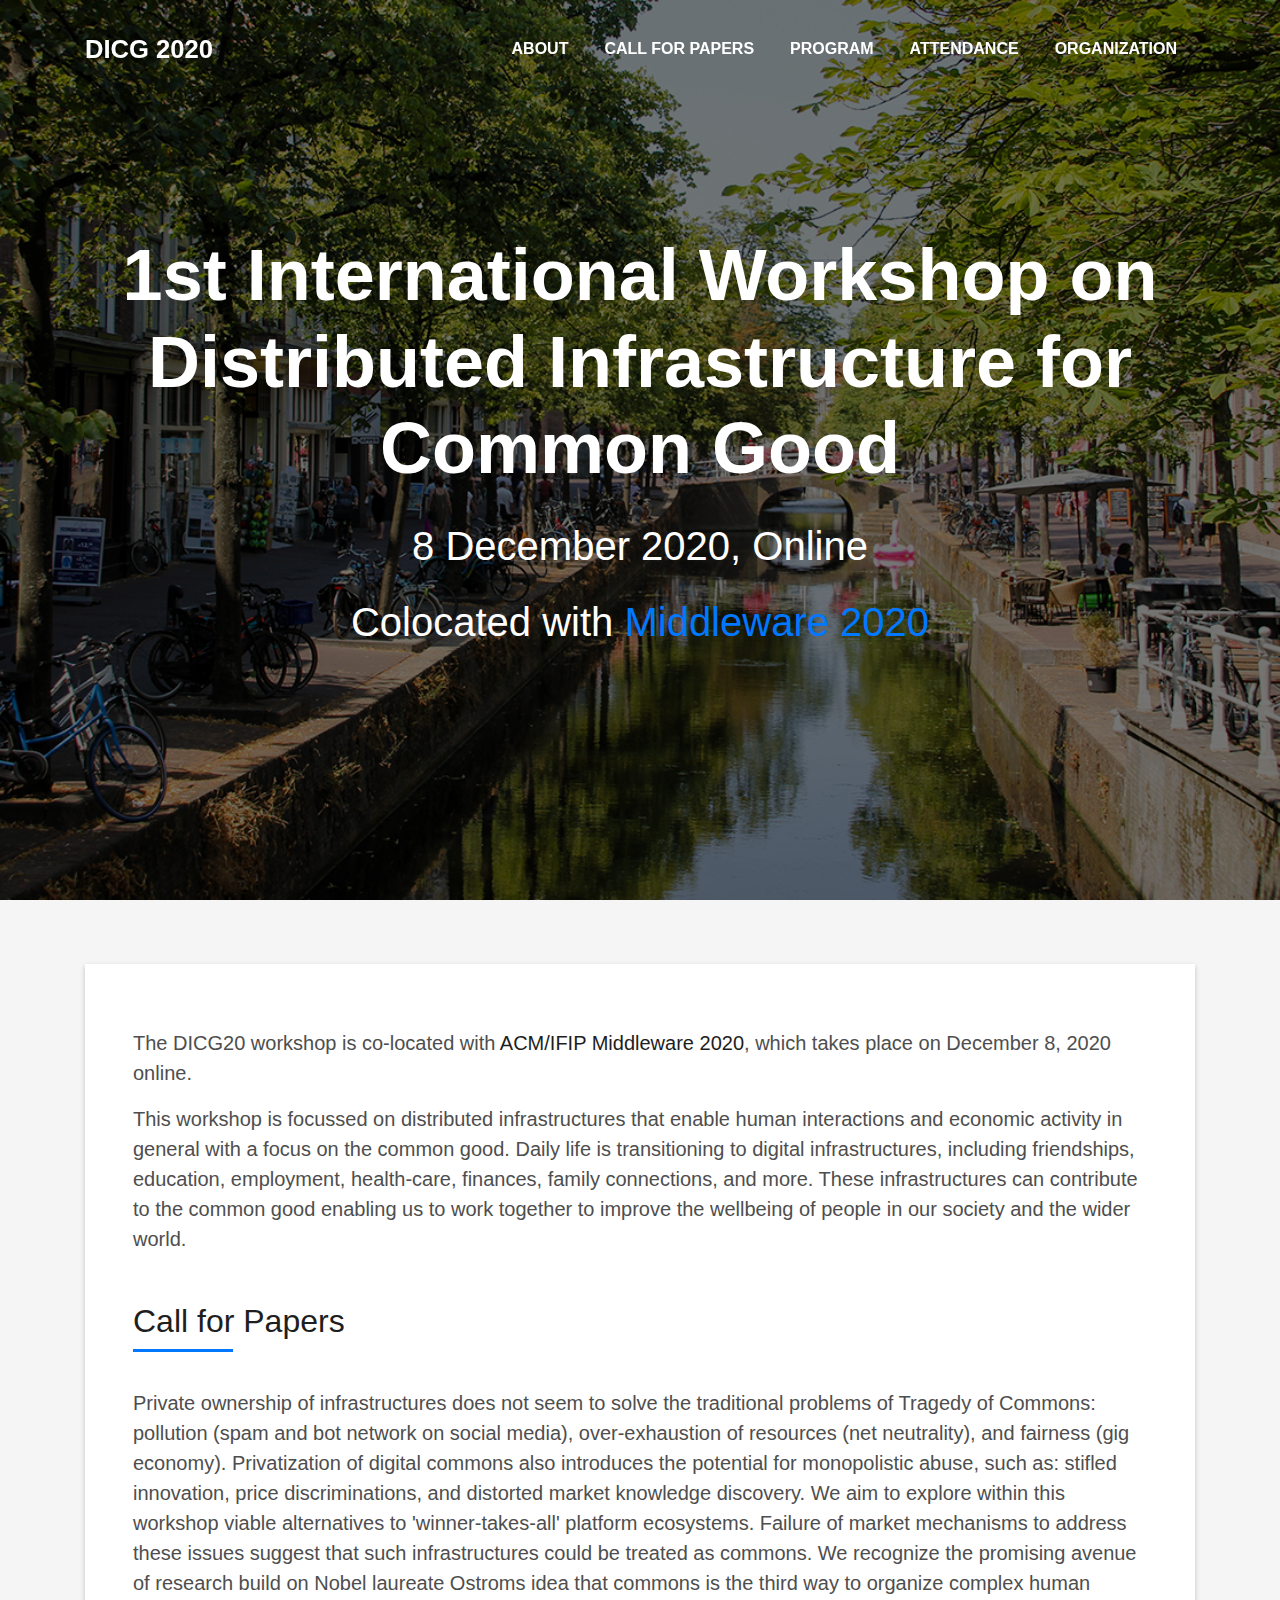
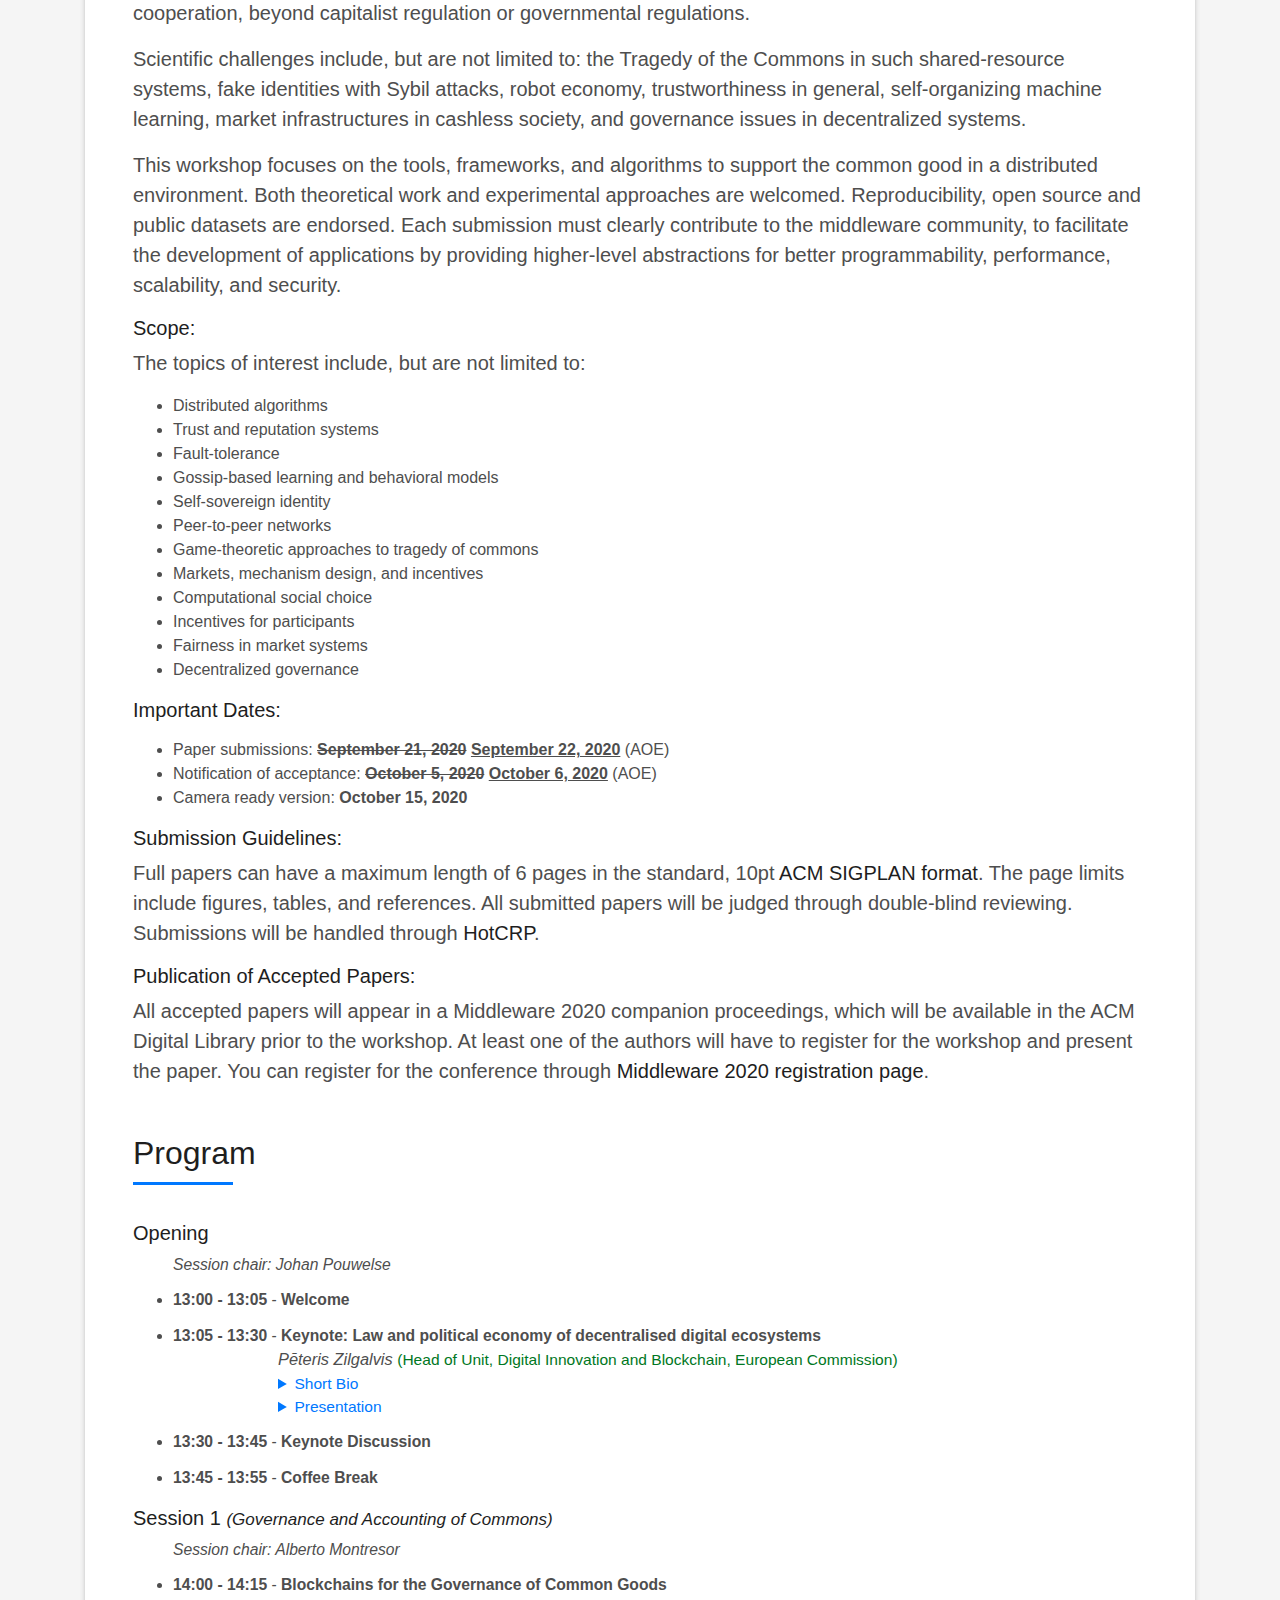
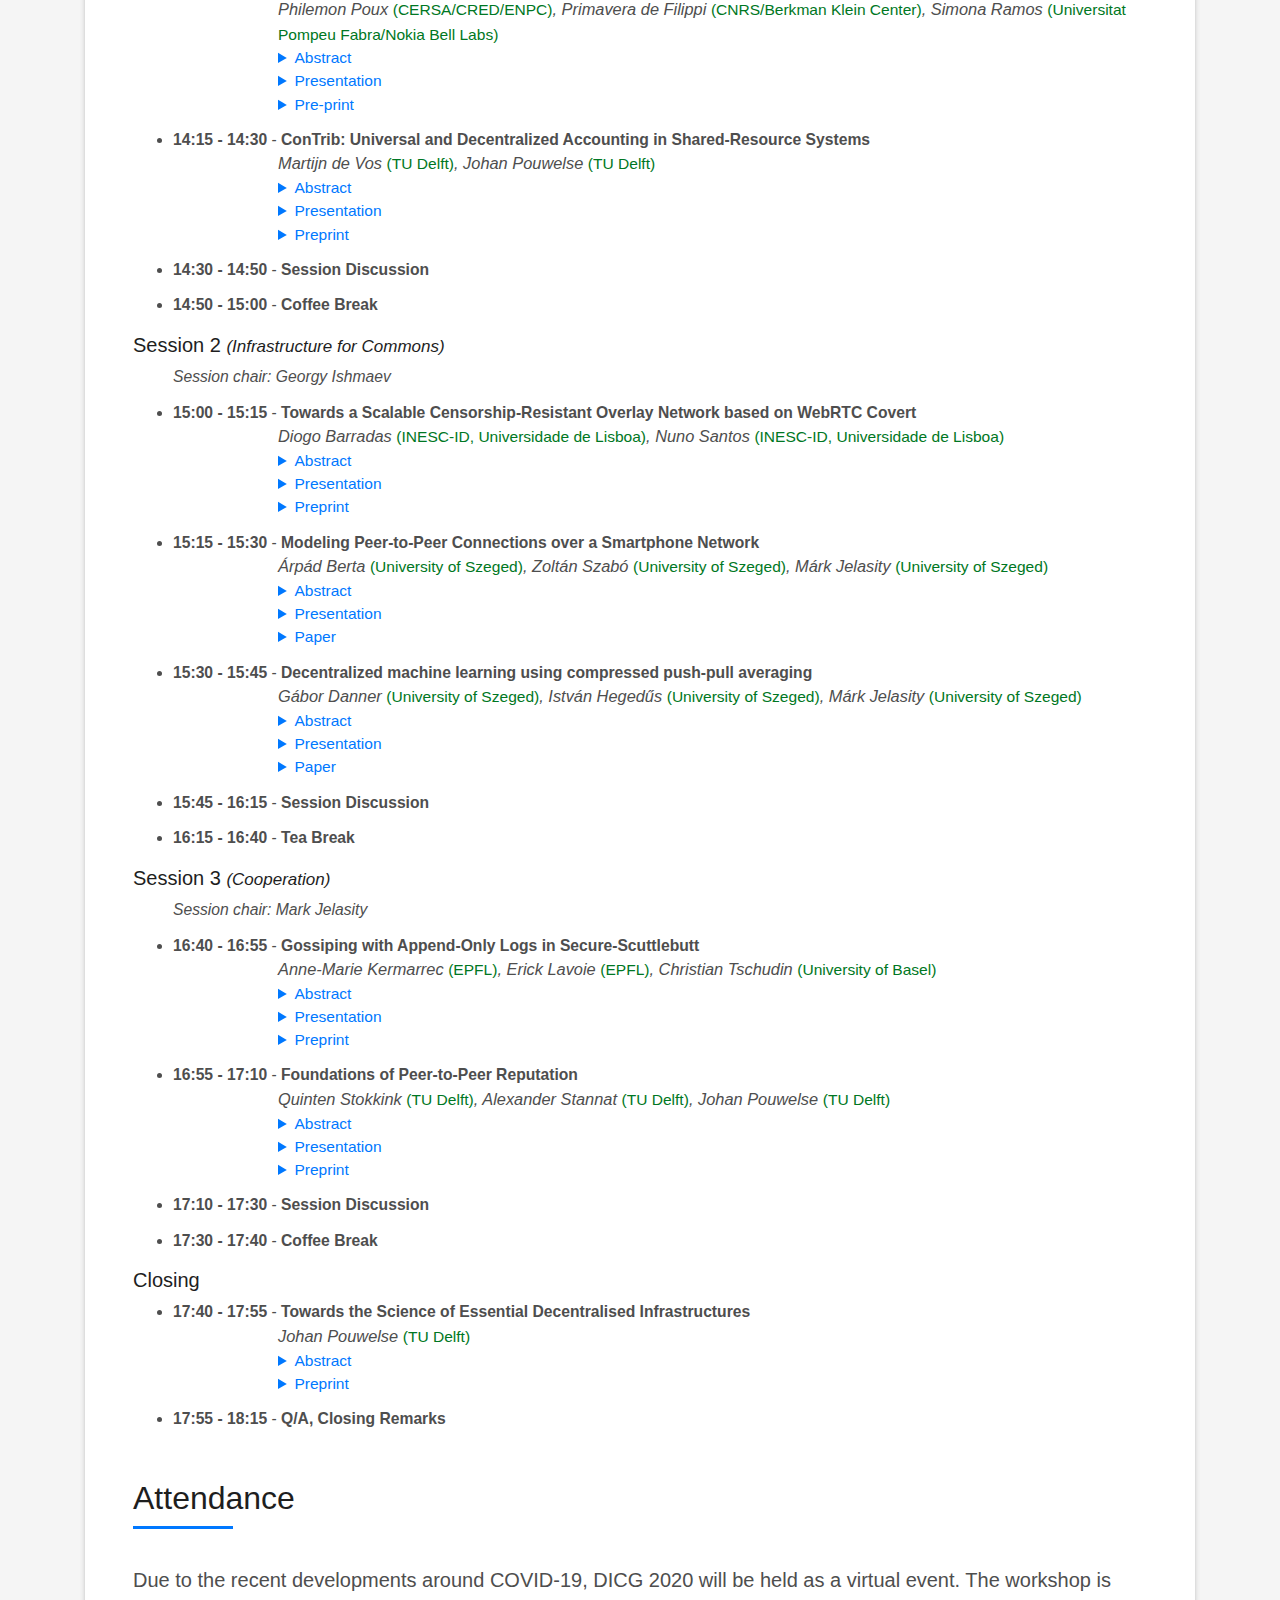
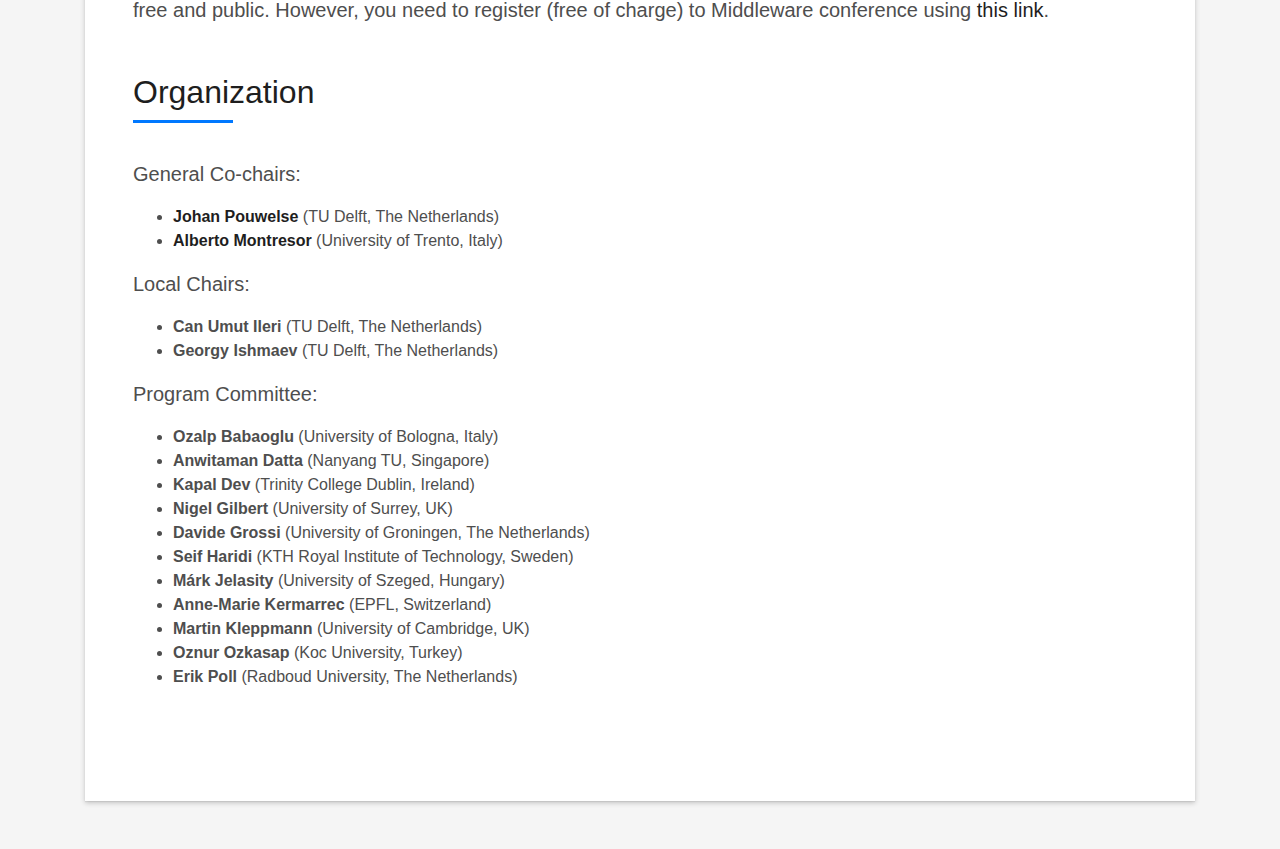
<file: index.html>
<!DOCTYPE html>
<html lang="en">
<head>
  <meta charset="utf-8">
  <title>DICG 2020</title>
  <meta content="width=device-width, initial-scale=1.0" name="viewport">
  <meta content="" name="keywords">
  <meta content="" name="description">

  <!-- Favicons -->
  <link href="img/favicon.png" rel="icon">
  <link href="img/apple-touch-icon.png" rel="apple-touch-icon">

  <!-- Bootstrap CSS File -->
  <link href="lib/bootstrap/css/bootstrap.min.css" rel="stylesheet">

  <!-- Libraries CSS Files -->
  <link href="lib/font-awesome/css/font-awesome.min.css" rel="stylesheet">
  <link href="lib/animate/animate.min.css" rel="stylesheet">
  <link href="lib/ionicons/css/ionicons.min.css" rel="stylesheet">
  <link href="lib/owlcarousel/assets/owl.carousel.min.css" rel="stylesheet">
  <link href="lib/lightbox/css/lightbox.min.css" rel="stylesheet">

  <!-- Main Stylesheet File -->
  <link href="css/style.css" rel="stylesheet">

  <!-- =======================================================
    Theme Name: DevFolio
    Theme URL: https://bootstrapmade.com/devfolio-bootstrap-portfolio-html-template/
    Author: BootstrapMade.com
    License: https://bootstrapmade.com/license/
  ======================================================= -->
</head>

<body id="page-top">

  <!--/ Nav Star /-->
  <nav class="navbar navbar-b navbar-trans navbar-expand-md fixed-top" id="mainNav">
    <div class="container">
      <a class="navbar-brand js-scroll" href="#page-top">DICG 2020</a>
      <button class="navbar-toggler collapsed" type="button" data-toggle="collapse" data-target="#navbarDefault"
        aria-controls="navbarDefault" aria-expanded="false" aria-label="Toggle navigation">
        <span></span>
        <span></span>
        <span></span>
      </button>
      <div class="navbar-collapse collapse justify-content-end" id="navbarDefault">
        <ul class="navbar-nav">
          <!-- <li class="nav-item"> -->
          <!--   <a class="nav-link js-scroll active" href="#home">Home</a> -->
          <!-- </li> -->
          <li class="nav-item">
            <a class="nav-link js-scroll" href="#about">About</a>
          </li>
          <li class="nav-item">
            <a class="nav-link js-scroll" href="#call">Call for Papers</a>
          </li>
	  <li class="nav-item">
            <a class="nav-link js-scroll" href="#program">Program</a>
          </li>
	  <li class="nav-item">
            <a class="nav-link js-scroll" href="#attendance">Attendance</a>
          </li>
          <li class="nav-item">
            <a class="nav-link js-scroll" href="#organization">Organization</a>
          </li>
        </ul>
      </div>
    </div>
  </nav>
  <!--/ Nav End /-->

  <!--/ Intro Skew Star /-->
  <div id="home" class="intro route bg-image" style="background-image: url(img/delft.jpg)">
    <div class="overlay-itro"></div>
    <div class="intro-content display-table">
      <div class="table-cell">
        <div class="container">
          <!--<p class="display-6 color-d">Hello, world!</p>-->	  
          <h1 class="intro-title mb-4">1st International Workshop on Distributed Infrastructure for Common Good</h1>
	  <!-- <h6 class="intro-title">7-11 December 2019, Delft, The Netherlands</h6> -->
	  <p class="intro-subtitle">8 December 2020, Online</p>
          <p class="intro-subtitle">Colocated with <a class="color-a" href="https://2020.middleware-conference.org/">Middleware 2020</a></p>
          <!-- <p class="pt-3"><a class="btn btn-primary btn js-scroll px-4" href="#about" role="button">Learn More</a></p> -->
        </div>
      </div>
    </div>
  </div>
  <!--/ Intro Skew End /-->
   

  <section id="about" class="about-mf sect-pt4 route">
    <div class="container">
      <div class="row">
        <div class="col-sm-12">
          <div class="box-shadow-full">
            <div class="row">
              <div class="col-md-12">
                <div class="about-me pt-4 pt-md-0">
                  <div class="title-box-2">
                  <!--   <h3 align="center"> -->
                  <!--     1st International Workshop on  -->
                  <!--   </h3> -->
		  <!--   <h2 align="center"> -->
                  <!--     Distributed Infrastructure for Common Good -->
                  <!--   </h2> -->
                  <!-- </div> -->
		  <!-- <h2> -->
                  <!--     1st International Workshop on  -->
                  <!--   </h2> -->
                  <!-- <div id="about" class="title-box-2"> -->
                  <!--   <h5 class="title-left"> -->
                  <!--     Distributed Infrastructure for Common Good -->
                  <!--   </h5> -->
                  <!-- </div> -->
                  <p class="lead">
                    The DICG20 workshop is co-located with <a href="https://2020.middleware-conference.org/">ACM/IFIP Middleware 2020</a>, which takes place
		    on December 8, 2020 online.		    
                  </p>
                  <!-- <p class="s-description"> -->
		  <p class="lead">
		    This workshop is focussed on distributed infrastructures that enable human interactions
		    and economic activity in general with a focus on the common good. Daily life is
		    transitioning to digital infrastructures, including friendships, education, employment,
		    health-care, finances, family connections, and more. These infrastructures 
		    can contribute to the common good enabling us to work together to 
	            improve the wellbeing of people in our society and the wider world.
                  </p>
		  
                  <div class="title-box-2"></div>
		  <div id="call" class="title-box-2">
                    <h5 class="title-left">
                      Call for Papers
                    </h5>
                  </div>
		  
                  <p class="lead">
		    Private ownership of infrastructures does not seem to solve the traditional problems
		    of Tragedy of Commons: pollution (spam and bot network on social media), over-exhaustion
		    of resources (net neutrality), and fairness (gig economy). Privatization of
		    digital commons also introduces the potential for monopolistic abuse, such as: stifled
		    innovation, price discriminations, and distorted market knowledge discovery. We aim
		    to explore within this workshop viable alternatives to 'winner-takes-all' platform
		    ecosystems. Failure of market mechanisms to address these issues 
		    suggest that such infrastructures could be treated as commons. We
		    recognize the promising avenue of research build on Nobel laureate Ostroms idea that
		    commons is the third way to organize complex human cooperation, beyond capitalist
		    regulation or governmental regulations.
                  </p>
		  <p class="lead">
		    Scientific challenges include, but are not limited to: the Tragedy of the Commons
		    in such shared-resource systems, fake identities with Sybil attacks, robot economy,
		    trustworthiness in general, self-organizing machine learning, market infrastructures in
		    cashless society, and governance issues in decentralized systems.		    
                  </p>
		  <p class="lead">
		    This workshop focuses on the tools, frameworks, and algorithms to support the common good
		    in a distributed environment. Both theoretical work and experimental approaches are welcomed.
		    Reproducibility, open source and public datasets are endorsed. Each submission must clearly
		    contribute to the middleware community, to facilitate the development of applications by
		    providing higher-level abstractions for better programmability, performance, scalability, and security.
		    <!-- Research topics within the scope of this workshop are: -->
		    <!-- <b>distributed computing</b>, <b>fault-tolerance</b>, <b>gossip learning</b>, -->
		    <!-- <b>reputation systems</b>, <b>self-sovereign identity</b>, <b>peer-to-peer networks</b> -->
		    <!-- and <b>gossip protocols</b>.  -->
                  </p>


 		  <h5>Scope:</h5>

                  <p class="lead">
                    The topics of interest include, but are not limited to: 	    
                  </p>
		  <ul>
		    <li>Distributed algorithms</li>
		    <li>Trust and reputation systems</li>
		    <li>Fault-tolerance</li>
		    <li>Gossip-based learning and behavioral models</li>
		    <li>Self-sovereign identity</li>
		    <li>Peer-to-peer networks</li>
		    <li>Game-theoretic approaches to tragedy of commons</li>
		    <li>Markets, mechanism design, and incentives</li>
		    <li>Computational social choice</li>
		    <li>Incentives for participants</li>
		    <li>Fairness in market systems</li>
		    <li>Decentralized governance</li>
		  </ul>
		  
		  <h5>Important Dates:</h5>

                  <p class="lead">
		    <ul>
		      <li>Paper submissions: <b><del>September 21, 2020</del> <ins>September 22, 2020</ins></b> (AOE)</li>
		      <li>Notification of acceptance: <b><del>October 5, 2020</del> <ins>October 6, 2020</ins></b> (AOE)</li>
		      <li>Camera ready version: <b>October 15, 2020</b></li>		    
		    </ul>		    
                  </p>


		  <h5>Submission Guidelines:</h5>

                  <p class="lead">
		    Full papers can have a maximum length of 6 pages in the standard, 10pt <a href="https://www.acm.org/publications/proceedings-template" target="_blank" rel="noopener noreferrer">ACM SIGPLAN format</a>. The page limits include figures, tables, and references. All submitted papers will be judged through double-blind reviewing. Submissions will be handled through <a href="https://dicg20.hotcrp.com">HotCRP</a>.
                  </p>


		  <h5>Publication of Accepted Papers:</h5>

                  <p class="lead">
		    All accepted papers will appear in a Middleware 2020 companion proceedings, which will be available
		    in the ACM Digital Library prior to the workshop.

		    At least one of the authors will have to register for the workshop and present the paper.

		    You can register for the conference through <a href="https://www.aanmelder.nl/116906/register"><b>Middleware 2020 registration page</b></a>.
                  </p>

                  <div class="title-box-2"></div>
                  <div id="program" class="title-box-2">
                    <h5 class="title-left">
                      Program
                    </h5>
                  </div>
  <!-- 
                  <p class="lead">
		    <b>Keynote</b>
                  </p>
		  <ul>
		    <li><b>Pēteris Zilgalvis, J.D.</b><br/>
Head of Unit, Digital Innovation and Blockchain<br/>
Digital Single Market Directorate<br/>
DG CONNECT<br/>
Co-Chair, FinTech Task Force<br/>
European Commission </li>
		  </ul>
                  <p class="lead">
		    <b>Technical Programme</b>
                  </p>
		  <ul>
		    <li>TBD</li>
		  </ul>

                  <p class="lead">
		    <b>Accepted Papers</b>
                  </p>
		  <ul class="paperlist">
		    <li><b>ConTrib: Universal and Decentralized Accounting in Shared-Resource Systems</b> <br/> <i> Martijn de Vos, Johan Pouwelse</i></li>
		    <li><b>Blockchains for the Governance of Common Goods</b> <br/> <i> Philemon Poux , Primavera de Filippi, Simona Ramos</i></li>
		    <li><b>Towards a Scalable Censorship-Resistant Overlay Network based on WebRTC Covert</b> <br/> <i> Diogo Barradas, Nuno Santos</i></li>		    
		    <li><b>Foundations of Peer-to-Peer Reputation</b> <br/> <i> Quinten Stokkink, Alexander Stannat, Johan Pouwelse</i></li>
		    <li><b>Modeling Peer-to-Peer Connections over a Smartphone Network</b> <br/> <i> Árpád Berta, Zoltán Szabó, Márk Jelasity</i></li>
		    <li><b>Gossiping with Append-Only Logs in Secure-Scuttlebutt</b> <br/> <i>Anne-Marie Kermarrec, Erick Lavoie, Christian Tschudin</i></li>		    		    
		    <li><b>Decentralized machine learning using compressed push-pull averaging</b> <br/> <i> Gábor Danner, István Hegedűs, Márk Jelasity</i></li>
	    	    <li><b>Towards the Science of Essential Decentralised Infrastructures </b> [Invited paper] <br/> <i>Johan Pouwelse</i></li>
		  </ul>
-->

		  <h5 class="sessionhead">Opening</h5>
		  <ul class="paperlist">
		    <li class="chair">Session chair: Johan Pouwelse </li>
		    <li>
		      <b>13:00 - 13:05 </b> - 
		      <b>Welcome </b> <br/>		      
		    </li>
		    <li>
		      <b>13:05 - 13:30 </b> - 
		      <b>Keynote: Law and political economy of decentralised digital ecosystems </b> <br/>
      		      <div class="title">
			<p class="author">
			  Pēteris Zilgalvis <a class="aff">(Head of Unit, Digital Innovation and Blockchain, European Commission)</a>
			</p>
			<details>
			  <summary>Short Bio</summary>
                  <div class="row">
                    <div class="col-sm-6 col-md-3">
                      <div class="about-img">
                        <img src="img/peteris_zilgalvis.jpg" class="img-fluid rounded b-shadow-a" alt=""/>
                      </div>
                    </div>
                    <div class="col-sm-6 col-md-8">
                      <div class="about-info">
			  <p>
			    Pēteris Zilgalvis is the Head of Unit for Digital Innovation and Blockchain in the Digital Single Market Directorate in DG CONNECT and is the Co-Chair of the European Commission FinTech Task Force. He was the Visiting EU Fellow at St. Antony's College, University of Oxford for 2013-14, where was an Associate of the Political Economy of Financial Markets Programme. From 1997 to 2005, he was Deputy Head of the Bioethics Department of the Council of Europe, in its Directorate General of Legal Affairs.  In addition, he has held various positions in the Latvian civil service (Ministry of Foreign Affairs, Ministry of Environment).
			  </p>
			  <p>
			    He was Senior Environmental Law Advisor to the World Bank/Russian Federation Environmental Management Project and was Regional Environmental Specialist for the Baltic Countries at the World Bank. He has been a member of the California State Bar since 1991, completed his J.D. at the University of Southern California, his B.A. in Political Science Cum Laude at UCLA, the High Potentials Leadership Program at Harvard Business School.
			  </p> 
                      </div>
                    </div>
                  </div>

			</details>
			<!-- <details> -->
			  <!--   <summary>Video</summary> -->
			  <!--   <p> -->
			    <!--   </p> -->
			  <!-- </details> -->
		      	<details>
		      	  <summary><a href="papers/zilgalvis.pdf">Presentation</a></summary>
		      	  <p></p>
			</details>
		      <!-- </div> -->
		    </li>
		    <li>
		      <b>13:30 - 13:45 </b> - 
		      <b>Keynote Discussion </b> <br/>
		    </li>
		    <li>
		      <b>13:45 - 13:55 </b> - 
		      <b>Coffee Break </b> <br/>
		    </li>
		  </ul>

		  <h5 class="sessionhead">Session 1 <a>(Governance and Accounting of Commons)</a></h5>
		  <ul class="paperlist">
    		    <li class="chair">Session chair: Alberto Montresor</li>
		    <li>
		      <b>14:00 - 14:15 </b> - 
		      <b>Blockchains for the Governance of Common Goods</b>
      		      <div class="title">
			<p class="author">
			  Philemon Poux <a class="aff">(CERSA/CRED/ENPC)</a>,
			  Primavera de Filippi <a class="aff">(CNRS/Berkman Klein Center)</a>,
			  Simona Ramos <a class="aff">(Universitat Pompeu Fabra/Nokia Bell Labs)</a>
			</p>
			<details>
			  <summary>Abstract</summary>
			  <p>This paper analyses the use of blockchain technology to support the governance of commons-pool resources, as studied by Elinor Ostrom. It argues that the technological guarantees of blockchain technology—in terms of ex-ante automation and ex-post verification—can replace the traditional requirements of monitoring and sanctioning. Despite its own limitations and challenges, this novel approach to governance could provide new opportunities for experimentation in the context of commons-pool resources.
</p>
			</details>
			<details>
			    <summary>Presentation</summary>
			    <iframe width="560" height="315" src="https://www.youtube-nocookie.com/embed/Xrb0ccQWfzA" frameborder="0" allow="accelerometer; autoplay; clipboard-write; encrypted-media; gyroscope; picture-in-picture" allowfullscreen></iframe>			  </details>
			<details>			  
			  <summary><a href="papers/poux.pdf">Pre-print</a></summary>
			  <p></p>
			</details>			
		      </div>

		    </li>
		    <li>
		      <b>14:15 - 14:30 </b> -
		      <b>ConTrib: Universal and Decentralized Accounting in Shared-Resource Systems</b>
			<div class="title">
			  <p class="author">
			    Martijn de Vos  <a class="aff">(TU Delft)</a>, 
			    Johan Pouwelse  <a class="aff">(TU Delft)</a>
			  </p>
			  <details>
			    <summary>Abstract</summary>
			    <p>Preventing the abuse of resources is a crucial requirement in shared-resource systems.
This concern can be addressed through a centralized gatekeeper, yet it enables manipulation by the gatekeeper itself.
We present ConTrib, a decentralized mechanism for tracking resource usage across different shared-resource systems.
In ConTrib, participants maintain a <em>personal ledger</em> with tamper-proof <em>records</em>.
A record describes a resource consumption or contribution and links to other records.
Fraud, maintaining multiple copies of a personal ledger, is detected by users themselves through the continuous exchange of records and by validating their consistency against known ones.
We implement ConTrib and run experiments.
Our evaluation with up to 1'000 instances reveals that fraud can be detected within 22 seconds and with moderate bandwidth usage.
To demonstrate the applicability of our work, we deploy ConTrib in a Tor-like overlay and show how resource abuse by free-riders is effectively deterred.
This longitudinal, large-scale trial has resulted in over 137 million records, created by more than 86'000 volunteers.</p>
			  </details>
			  <details>
			      <summary>Presentation</summary>
			      <iframe width="560" height="315" src="https://www.youtube-nocookie.com/embed/5-Lct7Ew-Ys" frameborder="0" allow="accelerometer; autoplay; clipboard-write; encrypted-media; gyroscope; picture-in-picture" allowfullscreen></iframe>			    </details>
			<details>			  
			  <summary><a href="papers/devos.pdf">Preprint</a></summary>
			  <p></p>
			</details>			
			  
		      </div>
		    </li>
		    <li>
		      <b>14:30 - 14:50 </b> - 
		      <b>Session Discussion </b> <br/>
		    </li>
		    <li>
		      <b>14:50 - 15:00 </b> - 
		      <b>Coffee Break </b> <br/>
		    </li>    

		  </ul>

		  <h5 class="sessionhead">Session 2 <a>(Infrastructure for Commons)</a></h5>

		  <ul class="paperlist">
		    <li class="chair">Session chair: Georgy Ishmaev</li>
		    <li>
		      <b>15:00 - 15:15 </b> -
		      <b>Towards a Scalable Censorship-Resistant Overlay Network based on WebRTC Covert</b>
		      		      <div class="title">
			<p class="author">
			  Diogo Barradas <a class="aff">(INESC-ID, Universidade de Lisboa)</a>,
			  Nuno Santos <a class="aff">(INESC-ID, Universidade de Lisboa)</a>
			</p>
			<details>
			  <summary>Abstract</summary>
			  <p>
			    In many regions of the world, nation-states enforce Internet censorship policies that prevent unrestricted access to information and services by their citizens. Over the years, many censorship circumvention tools have been proposed which, however, require either the deployment of a dedicated infrastructure within trusted ISPs, or are vulnerable to state-of-the-art traffic analysis techniques. To fill this gap, we propose to build a practical censorship-circumvention service that exhibits strong resistance against traffic analysis attacks. By relying on a recent proposal for creating covert channels through WebRTC streams, we discuss the design of a distributed system named Censorship-Resistant Overlay Network (CRON). CRON aims at offering to the users located in censored regions a set of services that allow them to locate proxies positioned in the free Internet region, and set up secure covert tunnels for accessing arbitrary sites on the Internet. We present the key challenges and explore the solutions in making CRON robust against state-level attacks.
			  </p>
			</details>
			<details>
			  <summary>Presentation</summary>
			  <iframe width="560" height="315" src="https://www.youtube-nocookie.com/embed/g5dEXMpyhBg" frameborder="0" allow="accelerometer; autoplay; clipboard-write; encrypted-media; gyroscope; picture-in-picture" allowfullscreen></iframe>			</details>
			<details>			  
			  <summary><a href="papers/barradas.pdf">Preprint</a></summary>
			  <p></p>
			</details>			
		      </div>

		    </li>
		    <li>
		      <b>15:15 - 15:30 </b> -
		      <b>Modeling Peer-to-Peer Connections over a Smartphone Network</b>
		      <div class="title">
			<p class="author">
			  Árpád Berta <a class="aff">(University of Szeged)</a>,
			  Zoltán Szabó <a class="aff">(University of Szeged)</a>,
			  Márk Jelasity <a class="aff">(University of Szeged)</a>
			</p>
			<details>
			  <summary>Abstract</summary>
			  <p>Smartphones offer a natural platform for building decentralized systems for the
common good.
A very important problem in such systems is understanding the limitations
of building a peer-to-peer (P2P) overlay network, given that today's networking
infrastructure is designed with centralized services in mind.
We performed measurements over smartphones over several years and collected
large amounts of data about, among other things, P2P connection success.
Here, we train models of P2P connection success using machine learning based
on several features that are observable by the devices.
We argue that connection success is a non-trivial function of many such
features.
Besides this, the predictive models are also rather
dynamic and a good model can perform rather badly if it is based on data
that is more than a year old.
The degree distribution of the P2P network based on this model has
an interesting structure.
We can identify two modes that roughly correspond to "very closed", and "average" nodes,
and a rather long tail that contains relatively open nodes.
Our model allows us to perform realistic simulations of very large overlay networks, when combined
with device measurement traces.
This enables us to have a more informed design of decentralized applications.</p>
			</details>
			<details>
			  <summary>Presentation</summary>
			  <iframe width="560" height="315" src="https://www.youtube-nocookie.com/embed/IE05fdjQoJQ" frameborder="0" allow="accelerometer; autoplay; clipboard-write; encrypted-media; gyroscope; picture-in-picture" allowfullscreen></iframe>			</details>
			<details>			  
			  <summary><a href="http://publicatio.bibl.u-szeged.hu/20178/1/main.pdf">Paper</a></summary>
			  <p></p>
			</details>
			<!-- <details>			   -->
			<!--   <summary><a href="papers/.pdf">Preprint</a></summary> -->
			<!--   <p></p> -->
			<!-- </details>			 -->
		      </div>
		    </li>
		    <li>
		      <b>15:30 - 15:45 </b> -
		      <b>Decentralized machine learning using compressed push-pull averaging</b>
		      <div class="title">
			<p class="author">
			  Gábor Danner <a class="aff">(University of Szeged)</a>,
			  István Hegedűs <a class="aff">(University of Szeged)</a>,
			  Márk Jelasity <a class="aff">(University of Szeged)</a>
			</p>
			<details>
			  <summary>Abstract</summary>
			  <p>For decentralized learning algorithms communication efficiency is a central issue.
On the one hand, good machine learning models require more and more parameters.
On the other hand, there is a relatively large cost for transferring data via
P2P channels due to bandwidth and unreliability issues.
Here, we propose a novel compression mechanism for P2P machine learning
that is based on the application of stateful codecs
over P2P links.
In addition, we also rely on transfer learning for extra compression.
This means that we train a relatively small model on top of a
high quality pre-trained feature set that is fixed.
We demonstrate these contributions through an experimental analysis over
a real smartphone trace.</p>
			</details>
			<details>
			  <summary>Presentation</summary>
			  <iframe width="560" height="315" src="https://www.youtube-nocookie.com/embed/RtNKRxV592k" frameborder="0" allow="accelerometer; autoplay; clipboard-write; encrypted-media; gyroscope; picture-in-picture" allowfullscreen></iframe>
			</details>
			<details>			  
			  <summary><a href="http://publicatio.bibl.u-szeged.hu/20177/1/main.pdf">Paper</a></summary>
			  <p></p>
			</details>
		      </div>
		    </li>
		    <li>
		      <b>15:45 - 16:15 </b> - 
		      <b>Session Discussion </b> <br/>
		    </li>
		    <li>
		      <b>16:15 - 16:40 </b> - 
		      <b>Tea Break </b> <br/>
		    </li>    
		  </ul>

		  <h5 class="sessionhead">Session 3 <a>(Cooperation)</a></h5>
		  <ul class="paperlist">
		    <li class="chair">Session chair: Mark Jelasity</li>
		    <li>
		      <b>16:40 - 16:55 </b> -
		      <b>Gossiping with Append-Only Logs in Secure-Scuttlebutt</b>
		      <div class="title">
			<p class="author">
			  Anne-Marie Kermarrec <a class="aff">(EPFL)</a>,
			  Erick Lavoie <a class="aff">(EPFL)</a>,
			  Christian Tschudin <a class="aff">(University of Basel)</a>
			</p>
			<details>
			  <summary>Abstract</summary>
			  <p>
			  Middlewares for building social applications, in which infrastructure is provided by participants, are currently developed by open-source communities. Among those, Secure-Scuttlebutt has pioneered the use of replicated *authenticated single-writer append-only logs*, i.e., chains of ordered immutable events specific to each participant, replicated by gossip algorithms that are driven by social signals, to build eventually-consistent social applications. The use of persistent append-only logs removes parameters traditionally required to be tuned for gossiping. We present two gossip models that can be used for replication: a new *open* model, simpler than the current SSB implementation, that works best in small and trusted groups; and the *transitive-interest* model practically deployed by SSB, that scales to thousands of participants and is spam- and sybil-resistant. We also present limitations of both to motivate further research.</p>
			</details>
			<details>
			  <summary>Presentation</summary>
			  <iframe width="560" height="315" src="https://www.youtube-nocookie.com/embed/rvaM74AgCmM" frameborder="0" allow="accelerometer; autoplay; clipboard-write; encrypted-media; gyroscope; picture-in-picture" allowfullscreen></iframe>
			</details>
			<details>			  
			  <summary><a href="papers/kermarrec.pdf">Preprint</a></summary>
			  <p></p>
			</details>			
		      </div>
		    </li>
		    <li>
		      <b>16:55 - 17:10 </b> -
		      <b>Foundations of Peer-to-Peer Reputation</b>
		      <div class="title">
			<p class="author">
			  Quinten Stokkink  <a class="aff">(TU Delft)</a>, 
			  Alexander Stannat  <a class="aff">(TU Delft)</a>, 
			  Johan Pouwelse  <a class="aff">(TU Delft)</a>
			</p>
			<details>
			  <summary>Abstract</summary>
			  <p>
			  Successful classification of good or bad behavior in the digital domain is limited to central governance, as can be seen with trading platforms, search engines and news feeds.
We explore and consolidate existing work on decentralized reputation systems to form a common denominator for what makes a reputation system successful when applied without a centralized reputation authority, formalized in 7 axioms and 3 postulates.
Reputation must start from nothing and always reward performed work, respectively lowering and increasing as work is consumed and performed.
However, it is impossible for nodes to perform work in a purely synchronous attack-proof work model and real systems must necessarily employ relaxations to such a work model.
We show how the relaxations of performing parallel work, allowing unconsumed work and seeding well-known identities with work satisfy our model.
Our formalizations allow constraint driven design of decentralized reputation mechanisms.</p>
			</details>
			<details>
			  <summary>Presentation</summary>
			  <iframe width="560" height="315" src="https://www.youtube-nocookie.com/embed/6mh5CC_NXrg" frameborder="0" allow="accelerometer; autoplay; clipboard-write; encrypted-media; gyroscope; picture-in-picture" allowfullscreen></iframe>
			</details>
			<details>			  
			  <summary><a href="papers/stokkink.pdf">Preprint</a></summary>
			  <p></p>
			</details>			

		      </div>
		    </li>
		    <li>
		      <b>17:10 - 17:30 </b> - 
		      <b>Session Discussion </b> <br/>
		    </li>
		    <li>
		      <b>17:30 - 17:40 </b> - 
		      <b>Coffee Break </b> <br/>
		    </li>    
		  </ul>

		  <h5 class="sessionhead">Closing</h5>
		  <ul class="paperlist">
		    <li>
		      <b>17:40 - 17:55 </b> -
		      <b>Towards the Science of Essential Decentralised Infrastructures</b> <br/>
		      <div class="title">
			<p class="author"> Johan Pouwelse
			  <a class="aff">(TU Delft)</a>
			</p>
			<details>
			  <summary>Abstract</summary>
			  <p>Dependence of our society on digital infrastructures is growing daily, confronting us with an urgent task of building ethical and democratic alternatives to  monopolistic big-tech platforms. We call upon the scientific community to put our talents to this challenge by creating decentralised infrastructures for trust-based economic and social cooperation.</p>
			  
			  <p>We empirically demonstrate that a public infrastructure to establish trust between peers in decentralized networks is possible at significant scale.
			    Our work is based on over 15 years of improving our distributed systems which were used by more than a million people.</p>

			  <p>We present six stringent criteria for designing trustworthy infrastructure, called <em>zero-server architecture</em>. Adhering to these principles, we designed a novel trustworthy networking infrastructure, called P2P-Apps. It enables smartphone apps to communicate without <em>zero-server architecture</em> servers, by forming a scalable overlay that uses our generic mechanism to build trust between peers, Trustchain. P2P-Apps are generic and can be expanded to serve as an alternative to centralized infrastructure owned by Big Tech.</p>
			</details>
			<!-- <details> -->
			  <!--   <summary>Video</summary> -->
			  <!--   <p> -->
			    <!--   </p> -->
			  <!-- </details> -->
			<details>			  
			  <summary><a href="papers/pouwelse.pdf">Preprint</a></summary>
			  <p></p>
			</details>			
		      </div>
		    </li>
		    <li>
		      <b>17:55 - 18:15 </b> -
		      <b>Q/A, Closing Remarks</b> 
		    </li>
		  </ul>		  

                  <div class="title-box-2"></div>
                  <div id="attendance" class="title-box-2">
                    <h5 class="title-left">
                      Attendance
                    </h5>
		    
                  </div>
<p class="lead">
  Due to the recent developments around COVID-19, DICG 2020 will be held as a virtual event. The workshop is <b>free and public</b>. However, you need to register (free of charge) to Middleware conference using <a href="https://2020.middleware-conference.org/signup.html"><b>this link</b></a>.	    
</p>
	
		  
                  <div class="title-box-2"></div>
                  <div id="organization" class="title-box-2">
                    <h5 class="title-left">
                      Organization
                    </h5>
                  </div>
                  <p class="lead">
		    <b>General Co-chairs:</b>
                  </p>
		  <ul>
		    <li><b><a href="https://www.tudelft.nl/ewi/over-de-faculteit/afdelingen/software-technology/distributed-systems/people/johan-pouwelse/">Johan Pouwelse</a></b>
 (TU Delft, The Netherlands) </li>
		    <li><b><a href="http://cricca.disi.unitn.it/montresor/">Alberto Montresor</a></b>  (University of Trento, Italy) </li>		    
		  </ul>

                  <p id="local" class="lead">
		    <b>Local Chairs:</b>
                  </p>
		  <ul>
		    <li><b>Can Umut Ileri</b> (TU Delft, The Netherlands)</li>
		    <li><b>Georgy Ishmaev</b> (TU Delft, The Netherlands)</li>
		  </ul>
                  <p class="lead">
		    <b>Program Committee:</b>
                  </p>
		  <ul>
    		    <li><b>Ozalp Babaoglu</b> (University of Bologna, Italy) </li>
		    <li><b>Anwitaman Datta</b> (Nanyang TU, Singapore)</li>
		    <li><b>Kapal Dev</b> (Trinity College Dublin, Ireland)</li>		    
		    <li><b>Nigel Gilbert</b> (University of Surrey, UK)</li>		    
		    <li><b>Davide Grossi</b> (University of Groningen, The Netherlands)</li>
		    <li><b>Seif Haridi</b> (KTH Royal Institute of Technology, Sweden)</li>
		    <li><b>Márk Jelasity</b> (University of Szeged, Hungary) </li>
		    <li><b>Anne-Marie Kermarrec</b> (EPFL, Switzerland) </li>
		    <li><b>Martin Kleppmann</b> (University of Cambridge, UK) </li>		    
		    <!-- <li><b>Róbert Ormándi</b> (Google Brain, USA) </li> -->
		    <li><b>Oznur Ozkasap</b> (Koc University, Turkey) </li>		    
		    <li><b>Erik Poll</b> (Radboud University, The Netherlands) </li>		    
		  </ul>



		  </div>
		  
              </div>
            </div>
          </div>
        </div>
      </div>
    </div>
  </section>

  <a href="#" class="back-to-top"><i class="fa fa-chevron-up"></i></a>
  <div id="preloader"></div>

  <!-- JavaScript Libraries -->
  <script src="lib/jquery/jquery.min.js"></script>
  <script src="lib/jquery/jquery-migrate.min.js"></script>
  <script src="lib/popper/popper.min.js"></script>
  <script src="lib/bootstrap/js/bootstrap.min.js"></script>
  <script src="lib/easing/easing.min.js"></script>
  <script src="lib/counterup/jquery.waypoints.min.js"></script>
  <script src="lib/counterup/jquery.counterup.js"></script>
  <script src="lib/owlcarousel/owl.carousel.min.js"></script>
  <script src="lib/lightbox/js/lightbox.min.js"></script>
  <script src="lib/typed/typed.min.js"></script>
  <!-- Contact Form JavaScript File -->
  <script src="contactform/contactform.js"></script>

  <!-- Template Main Javascript File -->
  <script src="js/main.js"></script>

</body>
</html>
</file>
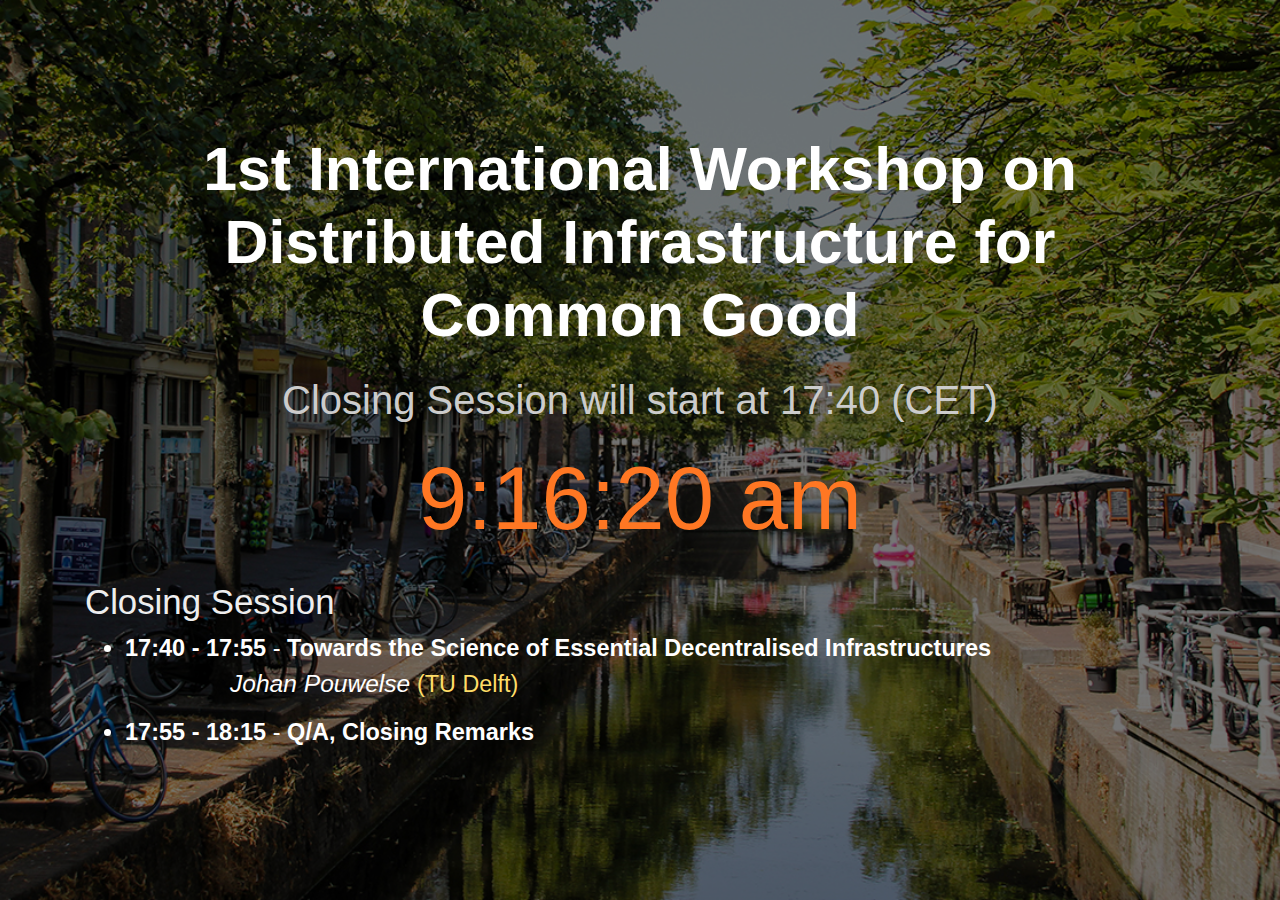
<file: closing.html>
<!DOCTYPE html>
<html lang="en">
<head>
  <meta charset="utf-8">
  <title>DICG 2020</title>
  <meta content="width=device-width, initial-scale=1.0" name="viewport">
  <meta content="" name="keywords">
  <meta content="" name="description">

  <!-- Favicons -->
  <link href="img/favicon.png" rel="icon">
  <link href="img/apple-touch-icon.png" rel="apple-touch-icon">

  <!-- Bootstrap CSS File -->
  <link href="lib/bootstrap/css/bootstrap.min.css" rel="stylesheet">

  <!-- Libraries CSS Files -->
  <link href="lib/font-awesome/css/font-awesome.min.css" rel="stylesheet">
  <link href="lib/animate/animate.min.css" rel="stylesheet">
  <link href="lib/ionicons/css/ionicons.min.css" rel="stylesheet">
  <link href="lib/owlcarousel/assets/owl.carousel.min.css" rel="stylesheet">
  <link href="lib/lightbox/css/lightbox.min.css" rel="stylesheet">

  <!-- Main Stylesheet File -->
  <link href="css/style.css" rel="stylesheet">

  <!-- =======================================================
    Theme Name: DevFolio
    Theme URL: https://bootstrapmade.com/devfolio-bootstrap-portfolio-html-template/
    Author: BootstrapMade.com
    License: https://bootstrapmade.com/license/
  ======================================================= -->
</head>

<body id="page-top">

  <!--/ Nav Star /-->
  <nav class="navbar navbar-b navbar-trans navbar-expand-md fixed-top" id="mainNav">
    <div class="container">
      <!-- <a class="navbar-brand js-scroll" href="#page-top">DICG 2020</a> -->
      <!-- <button class="navbar-toggler collapsed" type="button" data-toggle="collapse" data-target="#navbarDefault" -->
      <!--   aria-controls="navbarDefault" aria-expanded="false" aria-label="Toggle navigation"> -->
      <!--   <span></span> -->
      <!--   <span></span> -->
      <!--   <span></span> -->
      <!-- </button> -->
      <!-- <div class="navbar-collapse collapse justify-content-end" id="navbarDefault"> -->
      <!--   <ul class="navbar-nav"> -->
      <!--     <\!-- <li class="nav-item"> -\-> -->
      <!--     <\!--   <a class="nav-link js-scroll active" href="#home">Home</a> -\-> -->
      <!--     <\!-- </li> -\-> -->
      <!--     <li class="nav-item"> -->
      <!--       <a class="nav-link js-scroll" href="#about">About</a> -->
      <!--     </li> -->
      <!--     <li class="nav-item"> -->
      <!--       <a class="nav-link js-scroll" href="#call">Call for Papers</a> -->
      <!--     </li> -->
      <!-- 	  <li class="nav-item"> -->
      <!--       <a class="nav-link js-scroll" href="#program">Program</a> -->
      <!--     </li> -->
      <!-- 	  <li class="nav-item"> -->
      <!--       <a class="nav-link js-scroll" href="#attendance">Attendance</a> -->
      <!--     </li> -->
      <!--     <li class="nav-item"> -->
      <!--       <a class="nav-link js-scroll" href="#organization">Organization</a> -->
      <!--     </li> -->
      <!--   </ul> -->
      <!-- </div> -->
    </div>
  </nav>
  <!--/ Nav End /-->

  <!--/ Intro Skew Star /-->
  <div id="home" class="intro route bg-image" style="background-image: url(img/delft.jpg)">
    <div class="overlay-itro"></div>
    <div class="intro-content display-table">
      <div class="table-cell">
        <div class="container">
          <!--<p class="display-6 color-d">Hello, world!</p>-->	  
          <h1 class="intro-title-small mb-4">1st International Workshop on Distributed Infrastructure for Common Good</h1>
          <h1 class="intro-title-warning">Closing Session will start at 17:40 (CET)</h1>
	  <!-- <h6 class="intro-title">7-11 December 2019, Delft, The Netherlands</h6> -->
	  
	  <p class="clock">	<span id="clocktext" style="font-kerning:none"></span></p>
	  
	  <div class="sessionsummary">
	    <h5 class="sessionhead">Closing Session</h5>
<ul class="paperlist">
  <li>
    <b>17:40 - 17:55 </b> -
    <b>Towards the Science of Essential Decentralised Infrastructures</b> <br/>
    <div class="title">
      <p class="author"> Johan Pouwelse
	<a class="aff">(TU Delft)</a>
      </p>
    </div>
  </li>
  <li>
    <b>17:55 - 18:15 </b> -
    <b>Q/A, Closing Remarks</b> 
  </li>
</ul>		  

</div>
<!-- <p class="intro-subtitle">Colocated with <a class="color-a" href="https://2020.middleware-conference.org/">Middleware 2020</a></p> -->
          <!-- <p class="pt-3"><a class="btn btn-primary btn js-scroll px-4" href="#about" role="button">Learn More</a></p> -->
        </div>
      </div>
    </div>
  </div>
  <!--/ Intro Skew End /-->

  <span id="clocktext" style="font-kerning:none"></span>
  
  <script>
    "use strict";
    
    var textElem = document.getElementById("clocktext");
    var targetWidth = 0.4;  // Proportion of full screen width
    var curFontSize = 20;  // Do not change
    
    function updateClock() {
	var d = new Date();
	var s = "";
	s += ((d.getHours() + 11) % 12 + 1) + ":";
	s += (10 > d.getMinutes() ? "0" : "") + d.getMinutes() + ":";
	s += (10 > d.getSeconds() ? "0" : "") + d.getSeconds() + "\u00A0";
	s += d.getHours() >= 12 ? "pm" : "am";
	textElem.textContent = s;
	setTimeout(updateClock, 1000 - d.getTime() % 1000 + 20);
    }
    
    function updateTextSize() {
	for (var i = 0; 3 > i; i++) {  // Iterate for better better convergence
	    curFontSize *= targetWidth / (textElem.offsetWidth / textElem.parentNode.offsetWidth);
	    textElem.style.fontSize = curFontSize + "pt";
	}
    }
    
    updateClock();
    updateTextSize();
    window.addEventListener("resize", updateTextSize);
  </script>


  <a href="#" class="back-to-top"><i class="fa fa-chevron-up"></i></a>
  <div id="preloader"></div>

  <!-- JavaScript Libraries -->
  <script src="lib/jquery/jquery.min.js"></script>
  <script src="lib/jquery/jquery-migrate.min.js"></script>
  <script src="lib/popper/popper.min.js"></script>
  <script src="lib/bootstrap/js/bootstrap.min.js"></script>
  <script src="lib/easing/easing.min.js"></script>
  <script src="lib/counterup/jquery.waypoints.min.js"></script>
  <script src="lib/counterup/jquery.counterup.js"></script>
  <script src="lib/owlcarousel/owl.carousel.min.js"></script>
  <script src="lib/lightbox/js/lightbox.min.js"></script>
  <script src="lib/typed/typed.min.js"></script>
  <!-- Contact Form JavaScript File -->
  <script src="contactform/contactform.js"></script>

  <!-- Template Main Javascript File -->
  <script src="js/main.js"></script>

</body>
</html>
</file>
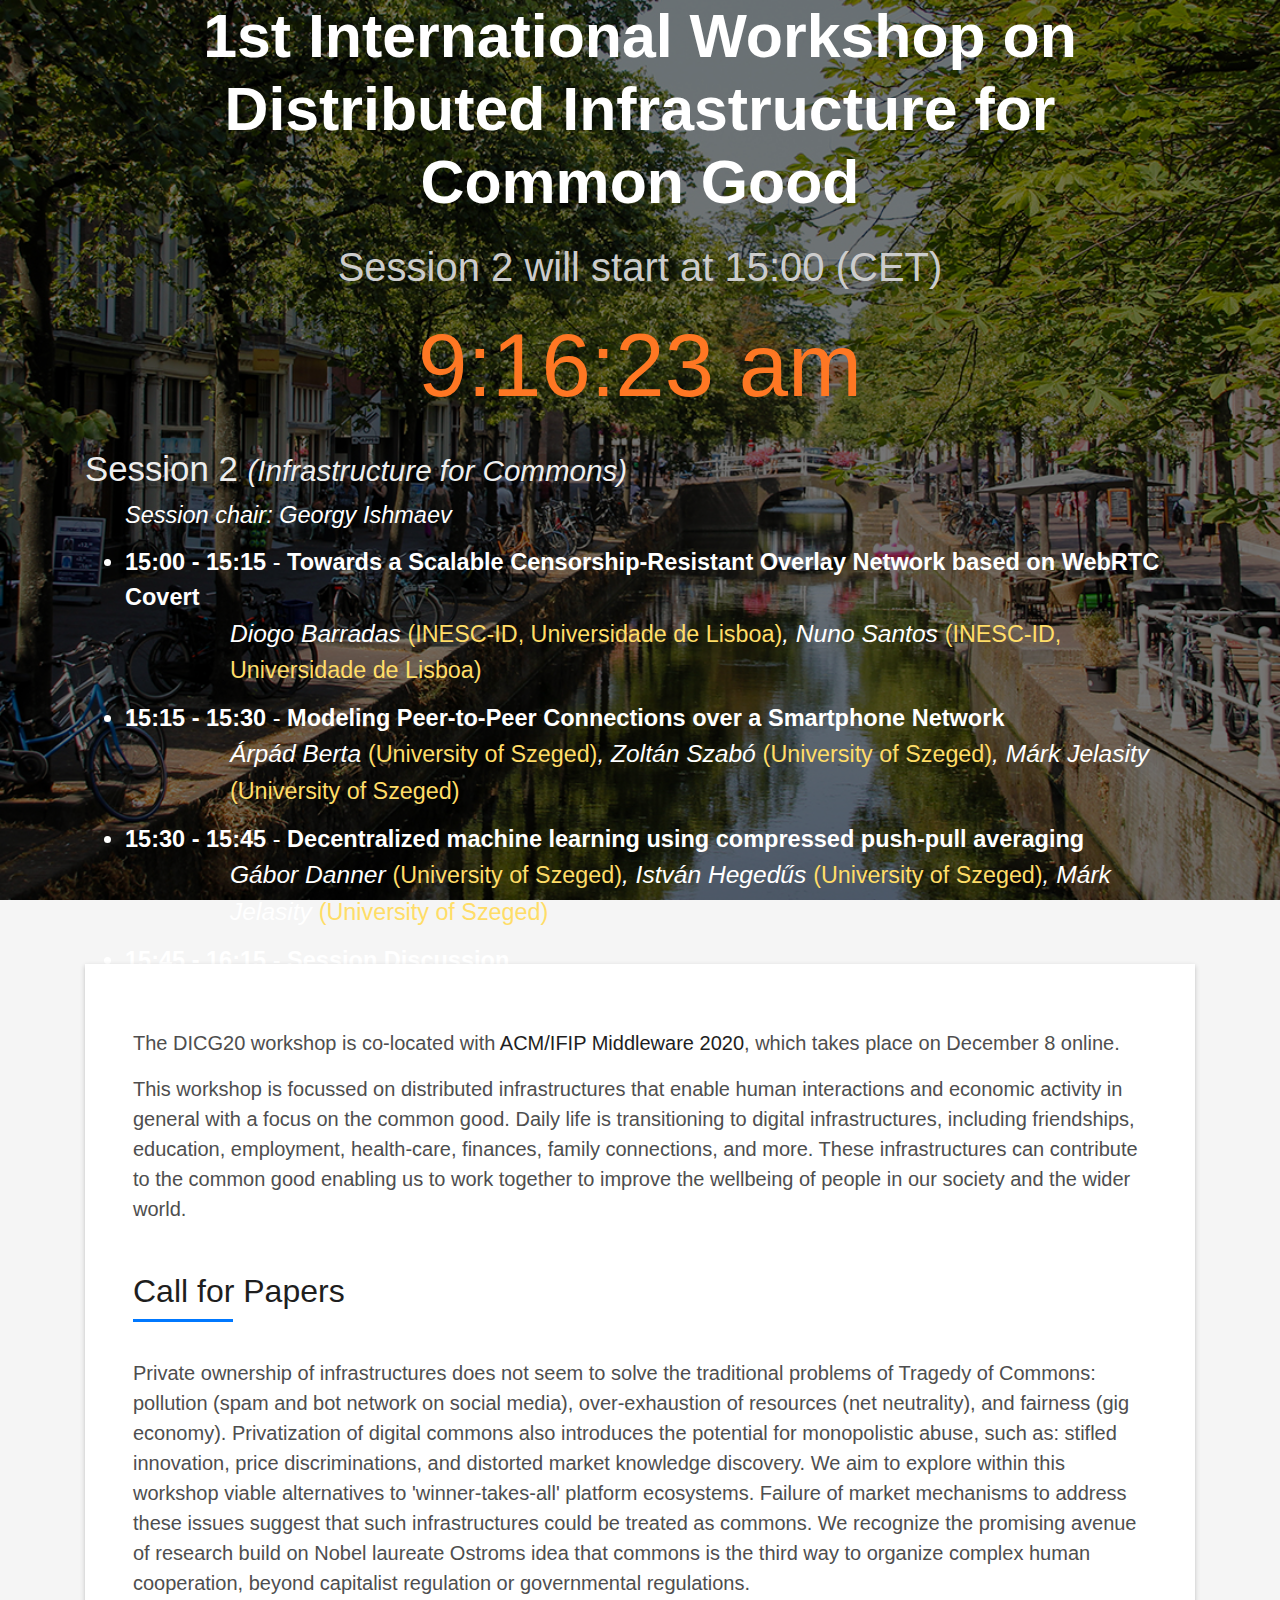
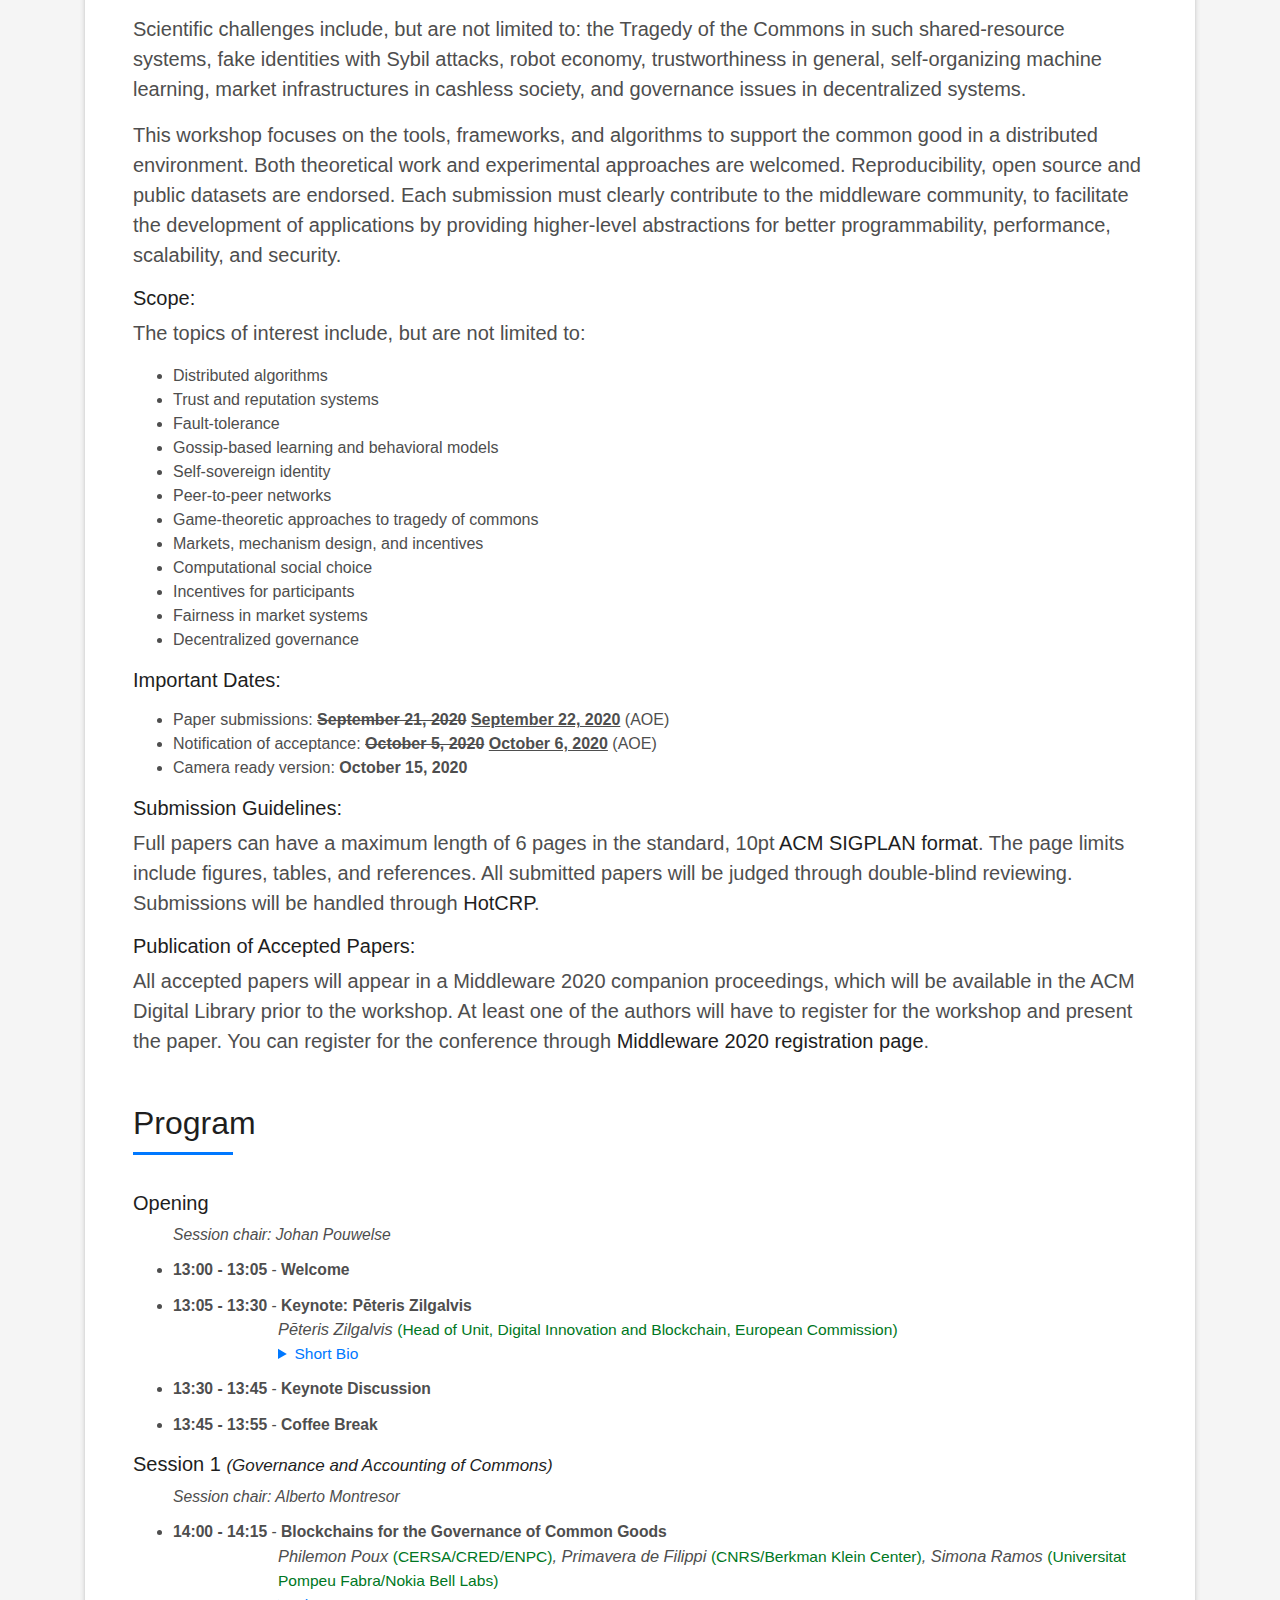
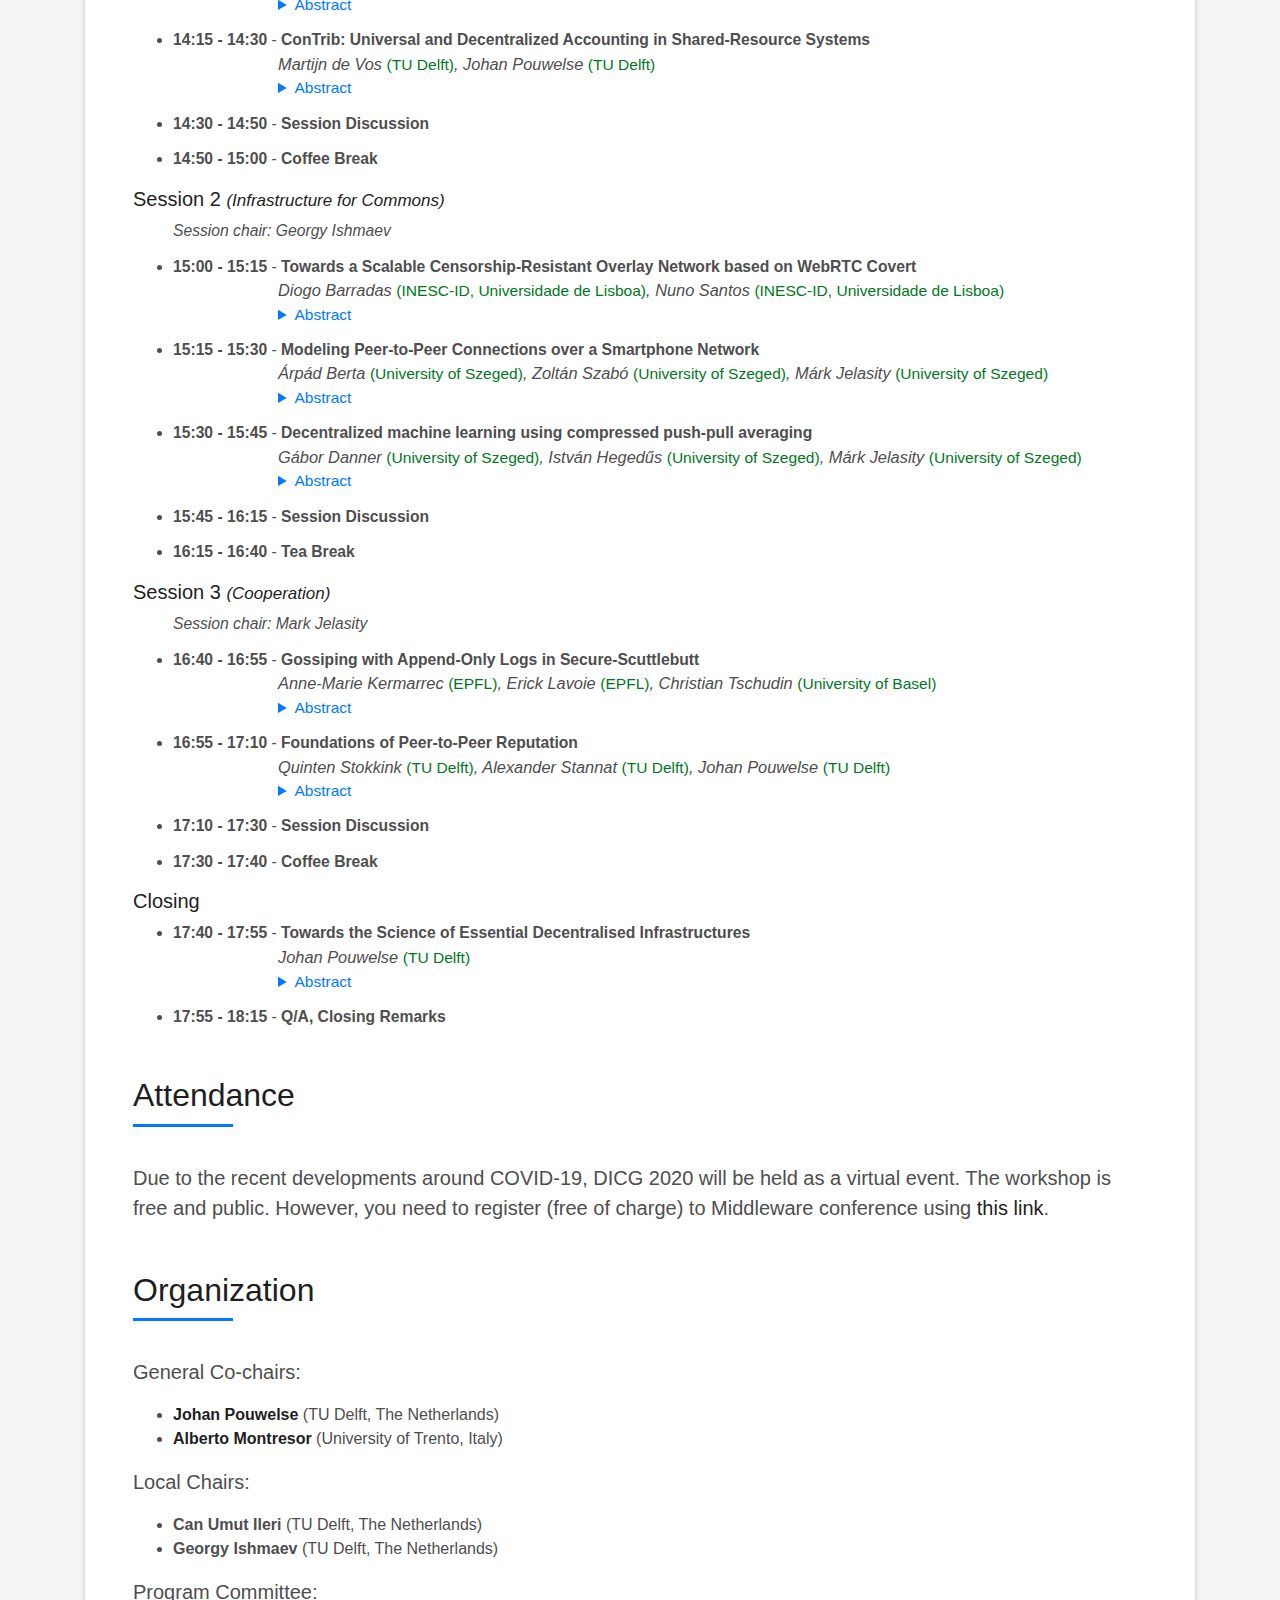
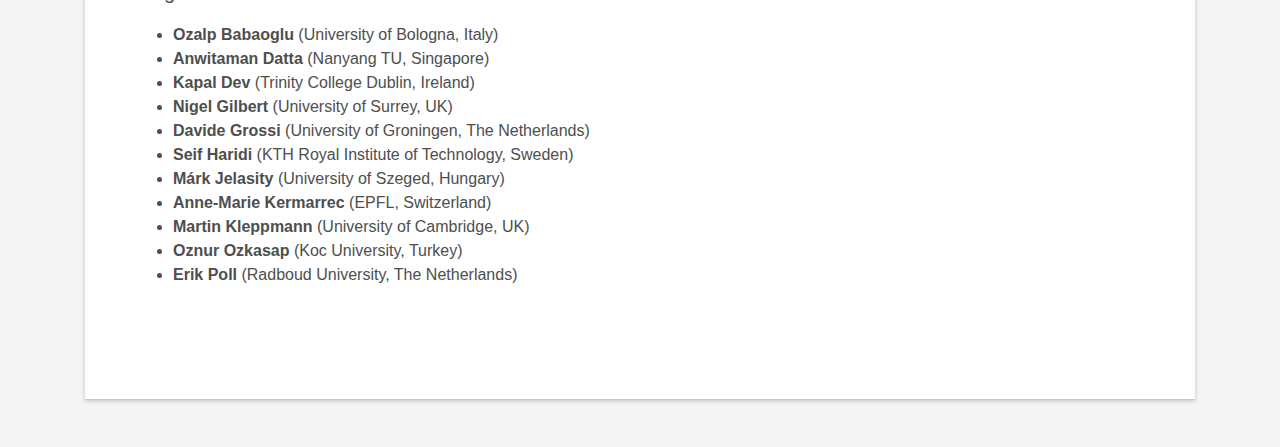
<file: opening.html>
<!DOCTYPE html>
<html lang="en">
<head>
  <meta charset="utf-8">
  <title>DICG 2020</title>
  <meta content="width=device-width, initial-scale=1.0" name="viewport">
  <meta content="" name="keywords">
  <meta content="" name="description">

  <!-- Favicons -->
  <link href="img/favicon.png" rel="icon">
  <link href="img/apple-touch-icon.png" rel="apple-touch-icon">

  <!-- Bootstrap CSS File -->
  <link href="lib/bootstrap/css/bootstrap.min.css" rel="stylesheet">

  <!-- Libraries CSS Files -->
  <link href="lib/font-awesome/css/font-awesome.min.css" rel="stylesheet">
  <link href="lib/animate/animate.min.css" rel="stylesheet">
  <link href="lib/ionicons/css/ionicons.min.css" rel="stylesheet">
  <link href="lib/owlcarousel/assets/owl.carousel.min.css" rel="stylesheet">
  <link href="lib/lightbox/css/lightbox.min.css" rel="stylesheet">

  <!-- Main Stylesheet File -->
  <link href="css/style.css" rel="stylesheet">

  <!-- =======================================================
    Theme Name: DevFolio
    Theme URL: https://bootstrapmade.com/devfolio-bootstrap-portfolio-html-template/
    Author: BootstrapMade.com
    License: https://bootstrapmade.com/license/
  ======================================================= -->
</head>

<body id="page-top">

  <!--/ Nav Star /-->
  <nav class="navbar navbar-b navbar-trans navbar-expand-md fixed-top" id="mainNav">
    <div class="container">
      <!-- <a class="navbar-brand js-scroll" href="#page-top">DICG 2020</a> -->
      <!-- <button class="navbar-toggler collapsed" type="button" data-toggle="collapse" data-target="#navbarDefault" -->
      <!--   aria-controls="navbarDefault" aria-expanded="false" aria-label="Toggle navigation"> -->
      <!--   <span></span> -->
      <!--   <span></span> -->
      <!--   <span></span> -->
      <!-- </button> -->
      <!-- <div class="navbar-collapse collapse justify-content-end" id="navbarDefault"> -->
      <!--   <ul class="navbar-nav"> -->
      <!--     <\!-- <li class="nav-item"> -\-> -->
      <!--     <\!--   <a class="nav-link js-scroll active" href="#home">Home</a> -\-> -->
      <!--     <\!-- </li> -\-> -->
      <!--     <li class="nav-item"> -->
      <!--       <a class="nav-link js-scroll" href="#about">About</a> -->
      <!--     </li> -->
      <!--     <li class="nav-item"> -->
      <!--       <a class="nav-link js-scroll" href="#call">Call for Papers</a> -->
      <!--     </li> -->
      <!-- 	  <li class="nav-item"> -->
      <!--       <a class="nav-link js-scroll" href="#program">Program</a> -->
      <!--     </li> -->
      <!-- 	  <li class="nav-item"> -->
      <!--       <a class="nav-link js-scroll" href="#attendance">Attendance</a> -->
      <!--     </li> -->
      <!--     <li class="nav-item"> -->
      <!--       <a class="nav-link js-scroll" href="#organization">Organization</a> -->
      <!--     </li> -->
      <!--   </ul> -->
      <!-- </div> -->
    </div>
  </nav>
  <!--/ Nav End /-->

  <!--/ Intro Skew Star /-->
  <div id="home" class="intro route bg-image" style="background-image: url(img/delft.jpg)">
    <div class="overlay-itro"></div>
    <div class="intro-content display-table">
      <div class="table-cell">
        <div class="container">
          <!--<p class="display-6 color-d">Hello, world!</p>-->	  
          <h1 class="intro-title-small mb-4">1st International Workshop on Distributed Infrastructure for Common Good</h1>
          <h1 class="intro-title-warning">Session 2 will start at 15:00 (CET)</h1>
	  <!-- <h6 class="intro-title">7-11 December 2019, Delft, The Netherlands</h6> -->
	  
	  <p class="clock">	<span id="clocktext" style="font-kerning:none"></span></p>

	  <div class="sessionsummary">
	  <h2 class="sessionhead">Session 2 <a>(Infrastructure for Commons)</a></h2>
		  <ul class="paperlist">
		    <li class="chair">Session chair: Georgy Ishmaev</li>
		    <li>
		      <b>15:00 - 15:15 </b> -
		      <b>Towards a Scalable Censorship-Resistant Overlay Network based on WebRTC Covert</b>
		      		      <div class="title">
			<p class="author">
			  Diogo Barradas <a class="aff">(INESC-ID, Universidade de Lisboa)</a>,
			  Nuno Santos <a class="aff">(INESC-ID, Universidade de Lisboa)</a>
			</p>
		      </div>

		    </li>
		    <li>
		      <b>15:15 - 15:30 </b> -
		      <b>Modeling Peer-to-Peer Connections over a Smartphone Network</b>
		      <div class="title">
			<p class="author">
			  Árpád Berta <a class="aff">(University of Szeged)</a>,
			  Zoltán Szabó <a class="aff">(University of Szeged)</a>,
			  Márk Jelasity <a class="aff">(University of Szeged)</a>
			</p>
		      </div>
		    </li>
		    <li>
		      <b>15:30 - 15:45 </b> -
		      <b>Decentralized machine learning using compressed push-pull averaging</b>
		      <div class="title">
			<p class="author">
			  Gábor Danner <a class="aff">(University of Szeged)</a>,
			  István Hegedűs <a class="aff">(University of Szeged)</a>,
			  Márk Jelasity <a class="aff">(University of Szeged)</a>
			</p>
		      </div>
		    </li>
		    <li>
		      <b>15:45 - 16:15 </b> - 
		      <b>Session Discussion </b> <br/>
		    </li>
		    <li>
		      <b>16:15 - 16:40 </b> - 
		      <b>Tea Break </b> <br/>
		    </li>    
		  </ul>
	  </div>
          <!-- <p class="intro-subtitle">Colocated with <a class="color-a" href="https://2020.middleware-conference.org/">Middleware 2020</a></p> -->
          <!-- <p class="pt-3"><a class="btn btn-primary btn js-scroll px-4" href="#about" role="button">Learn More</a></p> -->
        </div>
      </div>
    </div>
  </div>
  <!--/ Intro Skew End /-->
   

  <section id="about" class="about-mf sect-pt4 route">
    <div class="container">
      <div class="row">
        <div class="col-sm-12">
          <div class="box-shadow-full">
            <div class="row">
              <div class="col-md-12">
                <div class="about-me pt-4 pt-md-0">
                  <div class="title-box-2">
                  <!--   <h3 align="center"> -->
                  <!--     1st International Workshop on  -->
                  <!--   </h3> -->
		  <!--   <h2 align="center"> -->
                  <!--     Distributed Infrastructure for Common Good -->
                  <!--   </h2> -->
                  <!-- </div> -->
		  <!-- <h2> -->
                  <!--     1st International Workshop on  -->
                  <!--   </h2> -->
                  <!-- <div id="about" class="title-box-2"> -->
                  <!--   <h5 class="title-left"> -->
                  <!--     Distributed Infrastructure for Common Good -->
                  <!--   </h5> -->
                  <!-- </div> -->
                  <p class="lead">
                    The DICG20 workshop is co-located with <a href="https://2020.middleware-conference.org/">ACM/IFIP Middleware 2020</a>, which takes place
		    on December 8 online.		    
                  </p>
                  <!-- <p class="s-description"> -->
		  <p class="lead">
		    This workshop is focussed on distributed infrastructures that enable human interactions
		    and economic activity in general with a focus on the common good. Daily life is
		    transitioning to digital infrastructures, including friendships, education, employment,
		    health-care, finances, family connections, and more. These infrastructures 
		    can contribute to the common good enabling us to work together to 
	            improve the wellbeing of people in our society and the wider world.
                  </p>
		  
                  <div class="title-box-2"></div>
		  <div id="call" class="title-box-2">
                    <h5 class="title-left">
                      Call for Papers
                    </h5>
                  </div>
		  
                  <p class="lead">
		    Private ownership of infrastructures does not seem to solve the traditional problems
		    of Tragedy of Commons: pollution (spam and bot network on social media), over-exhaustion
		    of resources (net neutrality), and fairness (gig economy). Privatization of
		    digital commons also introduces the potential for monopolistic abuse, such as: stifled
		    innovation, price discriminations, and distorted market knowledge discovery. We aim
		    to explore within this workshop viable alternatives to 'winner-takes-all' platform
		    ecosystems. Failure of market mechanisms to address these issues 
		    suggest that such infrastructures could be treated as commons. We
		    recognize the promising avenue of research build on Nobel laureate Ostroms idea that
		    commons is the third way to organize complex human cooperation, beyond capitalist
		    regulation or governmental regulations.
                  </p>
		  <p class="lead">
		    Scientific challenges include, but are not limited to: the Tragedy of the Commons
		    in such shared-resource systems, fake identities with Sybil attacks, robot economy,
		    trustworthiness in general, self-organizing machine learning, market infrastructures in
		    cashless society, and governance issues in decentralized systems.		    
                  </p>
		  <p class="lead">
		    This workshop focuses on the tools, frameworks, and algorithms to support the common good
		    in a distributed environment. Both theoretical work and experimental approaches are welcomed.
		    Reproducibility, open source and public datasets are endorsed. Each submission must clearly
		    contribute to the middleware community, to facilitate the development of applications by
		    providing higher-level abstractions for better programmability, performance, scalability, and security.
		    <!-- Research topics within the scope of this workshop are: -->
		    <!-- <b>distributed computing</b>, <b>fault-tolerance</b>, <b>gossip learning</b>, -->
		    <!-- <b>reputation systems</b>, <b>self-sovereign identity</b>, <b>peer-to-peer networks</b> -->
		    <!-- and <b>gossip protocols</b>.  -->
                  </p>


 		  <h5>Scope:</h5>

                  <p class="lead">
                    The topics of interest include, but are not limited to: 	    
                  </p>
		  <ul>
		    <li>Distributed algorithms</li>
		    <li>Trust and reputation systems</li>
		    <li>Fault-tolerance</li>
		    <li>Gossip-based learning and behavioral models</li>
		    <li>Self-sovereign identity</li>
		    <li>Peer-to-peer networks</li>
		    <li>Game-theoretic approaches to tragedy of commons</li>
		    <li>Markets, mechanism design, and incentives</li>
		    <li>Computational social choice</li>
		    <li>Incentives for participants</li>
		    <li>Fairness in market systems</li>
		    <li>Decentralized governance</li>
		  </ul>
		  
		  <h5>Important Dates:</h5>

                  <p class="lead">
		    <ul>
		      <li>Paper submissions: <b><del>September 21, 2020</del> <ins>September 22, 2020</ins></b> (AOE)</li>
		      <li>Notification of acceptance: <b><del>October 5, 2020</del> <ins>October 6, 2020</ins></b> (AOE)</li>
		      <li>Camera ready version: <b>October 15, 2020</b></li>		    
		    </ul>		    
                  </p>


		  <h5>Submission Guidelines:</h5>

                  <p class="lead">
		    Full papers can have a maximum length of 6 pages in the standard, 10pt <a href="https://www.acm.org/publications/proceedings-template" target="_blank" rel="noopener noreferrer">ACM SIGPLAN format</a>. The page limits include figures, tables, and references. All submitted papers will be judged through double-blind reviewing. Submissions will be handled through <a href="https://dicg20.hotcrp.com">HotCRP</a>.
                  </p>


		  <h5>Publication of Accepted Papers:</h5>

                  <p class="lead">
		    All accepted papers will appear in a Middleware 2020 companion proceedings, which will be available
		    in the ACM Digital Library prior to the workshop.

		    At least one of the authors will have to register for the workshop and present the paper.

		    You can register for the conference through <a href="https://www.aanmelder.nl/116906/register"><b>Middleware 2020 registration page</b></a>.
                  </p>

                  <div class="title-box-2"></div>
                  <div id="program" class="title-box-2">
                    <h5 class="title-left">
                      Program
                    </h5>
                  </div>
  <!-- 
                  <p class="lead">
		    <b>Keynote</b>
                  </p>
		  <ul>
		    <li><b>Pēteris Zilgalvis, J.D.</b><br/>
Head of Unit, Digital Innovation and Blockchain<br/>
Digital Single Market Directorate<br/>
DG CONNECT<br/>
Co-Chair, FinTech Task Force<br/>
European Commission </li>
		  </ul>
                  <p class="lead">
		    <b>Technical Programme</b>
                  </p>
		  <ul>
		    <li>TBD</li>
		  </ul>

                  <p class="lead">
		    <b>Accepted Papers</b>
                  </p>
		  <ul class="paperlist">
		    <li><b>ConTrib: Universal and Decentralized Accounting in Shared-Resource Systems</b> <br/> <i> Martijn de Vos, Johan Pouwelse</i></li>
		    <li><b>Blockchains for the Governance of Common Goods</b> <br/> <i> Philemon Poux , Primavera de Filippi, Simona Ramos</i></li>
		    <li><b>Towards a Scalable Censorship-Resistant Overlay Network based on WebRTC Covert</b> <br/> <i> Diogo Barradas, Nuno Santos</i></li>		    
		    <li><b>Foundations of Peer-to-Peer Reputation</b> <br/> <i> Quinten Stokkink, Alexander Stannat, Johan Pouwelse</i></li>
		    <li><b>Modeling Peer-to-Peer Connections over a Smartphone Network</b> <br/> <i> Árpád Berta, Zoltán Szabó, Márk Jelasity</i></li>
		    <li><b>Gossiping with Append-Only Logs in Secure-Scuttlebutt</b> <br/> <i>Anne-Marie Kermarrec, Erick Lavoie, Christian Tschudin</i></li>		    		    
		    <li><b>Decentralized machine learning using compressed push-pull averaging</b> <br/> <i> Gábor Danner, István Hegedűs, Márk Jelasity</i></li>
	    	    <li><b>Towards the Science of Essential Decentralised Infrastructures </b> [Invited paper] <br/> <i>Johan Pouwelse</i></li>
		  </ul>
-->

		  <h5 class="sessionhead">Opening</h5>
		  <ul class="paperlist">
		    <li class="chair">Session chair: Johan Pouwelse </li>
		    <li>
		      <b>13:00 - 13:05 </b> - 
		      <b>Welcome </b> <br/>		      
		    </li>
		    <li>
		      <b>13:05 - 13:30 </b> - 
		      <b>Keynote: Pēteris Zilgalvis </b> <br/>
      		      <div class="title">
			<p class="author">
			  Pēteris Zilgalvis <a class="aff">(Head of Unit, Digital Innovation and Blockchain, European Commission)</a>
			</p>
			<details>
			  <summary>Short Bio</summary>
                  <div class="row">
                    <div class="col-sm-6 col-md-3">
                      <div class="about-img">
                        <img src="img/peteris_zilgalvis.jpg" class="img-fluid rounded b-shadow-a" alt=""/>
                      </div>
                    </div>
                    <div class="col-sm-6 col-md-8">
                      <div class="about-info">
			  <p>
			    Pēteris Zilgalvis is the Head of Unit for Digital Innovation and Blockchain in the Digital Single Market Directorate in DG CONNECT and is the Co-Chair of the European Commission FinTech Task Force. He was the Visiting EU Fellow at St. Antony's College, University of Oxford for 2013-14, where was an Associate of the Political Economy of Financial Markets Programme. From 1997 to 2005, he was Deputy Head of the Bioethics Department of the Council of Europe, in its Directorate General of Legal Affairs.  In addition, he has held various positions in the Latvian civil service (Ministry of Foreign Affairs, Ministry of Environment).
			  </p>
			  <p>
			    He was Senior Environmental Law Advisor to the World Bank/Russian Federation Environmental Management Project and was Regional Environmental Specialist for the Baltic Countries at the World Bank. He has been a member of the California State Bar since 1991, completed his J.D. at the University of Southern California, his B.A. in Political Science Cum Laude at UCLA, the High Potentials Leadership Program at Harvard Business School.
			  </p> 
                      </div>
                    </div>
                  </div>

			</details>
			<!-- <details> -->
			  <!--   <summary>Video</summary> -->
			  <!--   <p> -->
			    <!--   </p> -->
			  <!-- </details> -->
			<!-- <details> -->
			  <!--   <summary>Pre-print</summary> -->
			  <!--   <p> -->
			    <!--   </p> -->
			  <!-- </details> -->			
		      </div>
		    </li>
		    <li>
		      <b>13:30 - 13:45 </b> - 
		      <b>Keynote Discussion </b> <br/>
		    </li>
		    <li>
		      <b>13:45 - 13:55 </b> - 
		      <b>Coffee Break </b> <br/>
		    </li>
		  </ul>

		  <h5 class="sessionhead">Session 1 <a>(Governance and Accounting of Commons)</a></h5>
		  <ul class="paperlist">
    		    <li class="chair">Session chair: Alberto Montresor</li>
		    <li>
		      <b>14:00 - 14:15 </b> - 
		      <b>Blockchains for the Governance of Common Goods</b>
      		      <div class="title">
			<p class="author">
			  Philemon Poux <a class="aff">(CERSA/CRED/ENPC)</a>,
			  Primavera de Filippi <a class="aff">(CNRS/Berkman Klein Center)</a>,
			  Simona Ramos <a class="aff">(Universitat Pompeu Fabra/Nokia Bell Labs)</a>
			</p>
			<details>
			  <summary>Abstract</summary>
			  <p>This paper analyses the use of blockchain technology to support the governance of commons-pool resources, as studied by Elinor Ostrom. It argues that the technological guarantees of blockchain technology—in terms of ex-ante automation and ex-post verification—can replace the traditional requirements of monitoring and sanctioning. Despite its own limitations and challenges, this novel approach to governance could provide new opportunities for experimentation in the context of commons-pool resources.
</p>
			</details>
			<!-- <details> -->
			  <!--   <summary>Video</summary> -->
			  <!--   <p> -->
			    <!--   </p> -->
			  <!-- </details> -->
			<!-- <details> -->
			  <!--   <summary>Pre-print</summary> -->
			  <!--   <p> -->
			    <!--   </p> -->
			  <!-- </details> -->			
		      </div>

		    </li>
		    <li>
		      <b>14:15 - 14:30 </b> -
		      <b>ConTrib: Universal and Decentralized Accounting in Shared-Resource Systems</b>
			<div class="title">
			  <p class="author">
			    Martijn de Vos  <a class="aff">(TU Delft)</a>, 
			    Johan Pouwelse  <a class="aff">(TU Delft)</a>
			  </p>
			  <details>
			    <summary>Abstract</summary>
			    <p>Preventing the abuse of resources is a crucial requirement in shared-resource systems.
This concern can be addressed through a centralized gatekeeper, yet it enables manipulation by the gatekeeper itself.
We present ConTrib, a decentralized mechanism for tracking resource usage across different shared-resource systems.
In ConTrib, participants maintain a <em>personal ledger</em> with tamper-proof <em>records</em>.
A record describes a resource consumption or contribution and links to other records.
Fraud, maintaining multiple copies of a personal ledger, is detected by users themselves through the continuous exchange of records and by validating their consistency against known ones.
We implement ConTrib and run experiments.
Our evaluation with up to 1'000 instances reveals that fraud can be detected within 22 seconds and with moderate bandwidth usage.
To demonstrate the applicability of our work, we deploy ConTrib in a Tor-like overlay and show how resource abuse by free-riders is effectively deterred.
This longitudinal, large-scale trial has resulted in over 137 million records, created by more than 86'000 volunteers.</p>
			  </details>
			  <!-- <details> -->
			    <!--   <summary>Video</summary> -->
			    <!--   <p> -->
			      <!--   </p> -->
			    <!-- </details> -->
			  <!-- <details> -->
			    <!--   <summary>Pre-print</summary> -->
			    <!--   <p> -->
			      <!--   </p> -->
			    <!-- </details> -->
			  
		      </div>
		    </li>
		    <li>
		      <b>14:30 - 14:50 </b> - 
		      <b>Session Discussion </b> <br/>
		    </li>
		    <li>
		      <b>14:50 - 15:00 </b> - 
		      <b>Coffee Break </b> <br/>
		    </li>    

		  </ul>

		  <h5 class="sessionhead">Session 2 <a>(Infrastructure for Commons)</a></h5>

		  <ul class="paperlist">
		    <li class="chair">Session chair: Georgy Ishmaev</li>
		    <li>
		      <b>15:00 - 15:15 </b> -
		      <b>Towards a Scalable Censorship-Resistant Overlay Network based on WebRTC Covert</b>
		      		      <div class="title">
			<p class="author">
			  Diogo Barradas <a class="aff">(INESC-ID, Universidade de Lisboa)</a>,
			  Nuno Santos <a class="aff">(INESC-ID, Universidade de Lisboa)</a>
			</p>
			<details>
			  <summary>Abstract</summary>
			  <p>
			    In many regions of the world, nation-states enforce Internet censorship policies that prevent unrestricted access to information and services by their citizens. Over the years, many censorship circumvention tools have been proposed which, however, require either the deployment of a dedicated infrastructure within trusted ISPs, or are vulnerable to state-of-the-art traffic analysis techniques. To fill this gap, we propose to build a practical censorship-circumvention service that exhibits strong resistance against traffic analysis attacks. By relying on a recent proposal for creating covert channels through WebRTC streams, we discuss the design of a distributed system named Censorship-Resistant Overlay Network (CRON). CRON aims at offering to the users located in censored regions a set of services that allow them to locate proxies positioned in the free Internet region, and set up secure covert tunnels for accessing arbitrary sites on the Internet. We present the key challenges and explore the solutions in making CRON robust against state-level attacks.
			  </p>
			</details>
			<!-- <details> -->
			<!--   <summary>Video</summary> -->
			<!--   <p> -->
			<!--   </p> -->
			<!-- </details> -->
			<!-- <details> -->
			<!--   <summary>Pre-print</summary> -->
			<!--   <p> -->
			<!--   </p> -->
			<!-- </details> -->
		      </div>

		    </li>
		    <li>
		      <b>15:15 - 15:30 </b> -
		      <b>Modeling Peer-to-Peer Connections over a Smartphone Network</b>
		      <div class="title">
			<p class="author">
			  Árpád Berta <a class="aff">(University of Szeged)</a>,
			  Zoltán Szabó <a class="aff">(University of Szeged)</a>,
			  Márk Jelasity <a class="aff">(University of Szeged)</a>
			</p>
			<details>
			  <summary>Abstract</summary>
			  <p>Smartphones offer a natural platform for building decentralized systems for the
common good.
A very important problem in such systems is understanding the limitations
of building a peer-to-peer (P2P) overlay network, given that today's networking
infrastructure is designed with centralized services in mind.
We performed measurements over smartphones over several years and collected
large amounts of data about, among other things, P2P connection success.
Here, we train models of P2P connection success using machine learning based
on several features that are observable by the devices.
We argue that connection success is a non-trivial function of many such
features.
Besides this, the predictive models are also rather
dynamic and a good model can perform rather badly if it is based on data
that is more than a year old.
The degree distribution of the P2P network based on this model has
an interesting structure.
We can identify two modes that roughly correspond to "very closed", and "average" nodes,
and a rather long tail that contains relatively open nodes.
Our model allows us to perform realistic simulations of very large overlay networks, when combined
with device measurement traces.
This enables us to have a more informed design of decentralized applications.</p>
			</details>
			<!-- <details> -->
			<!--   <summary>Video</summary> -->
			<!--   <p> -->
			<!--   </p> -->
			<!-- </details> -->
			<!-- <details> -->
			<!--   <summary>Pre-print</summary> -->
			<!--   <p> -->
			<!--   </p> -->
			<!-- </details> -->
		      </div>
		    </li>
		    <li>
		      <b>15:30 - 15:45 </b> -
		      <b>Decentralized machine learning using compressed push-pull averaging</b>
		      <div class="title">
			<p class="author">
			  Gábor Danner <a class="aff">(University of Szeged)</a>,
			  István Hegedűs <a class="aff">(University of Szeged)</a>,
			  Márk Jelasity <a class="aff">(University of Szeged)</a>
			</p>
			<details>
			  <summary>Abstract</summary>
			  <p>For decentralized learning algorithms communication efficiency is a central issue.
On the one hand, good machine learning models require more and more parameters.
On the other hand, there is a relatively large cost for transferring data via
P2P channels due to bandwidth and unreliability issues.
Here, we propose a novel compression mechanism for P2P machine learning
that is based on the application of stateful codecs
over P2P links.
In addition, we also rely on transfer learning for extra compression.
This means that we train a relatively small model on top of a
high quality pre-trained feature set that is fixed.
We demonstrate these contributions through an experimental analysis over
a real smartphone trace.</p>
			</details>
			<!-- <details> -->
			<!--   <summary>Video</summary> -->
			<!--   <p> -->
			<!--   </p> -->
			<!-- </details> -->
			<!-- <details> -->
			<!--   <summary>Pre-print</summary> -->
			<!--   <p> -->
			<!--   </p> -->
			<!-- </details> -->
		      </div>
		    </li>
		    <li>
		      <b>15:45 - 16:15 </b> - 
		      <b>Session Discussion </b> <br/>
		    </li>
		    <li>
		      <b>16:15 - 16:40 </b> - 
		      <b>Tea Break </b> <br/>
		    </li>    
		  </ul>

		  <h5 class="sessionhead">Session 3 <a>(Cooperation)</a></h5>
		  <ul class="paperlist">
		    <li class="chair">Session chair: Mark Jelasity</li>
		    <li>
		      <b>16:40 - 16:55 </b> -
		      <b>Gossiping with Append-Only Logs in Secure-Scuttlebutt</b>
		      <div class="title">
			<p class="author">
			  Anne-Marie Kermarrec <a class="aff">(EPFL)</a>,
			  Erick Lavoie <a class="aff">(EPFL)</a>,
			  Christian Tschudin <a class="aff">(University of Basel)</a>
			</p>
			<details>
			  <summary>Abstract</summary>
			  <p>
			  Middlewares for building social applications, in which infrastructure is provided by participants, are currently developed by open-source communities. Among those, Secure-Scuttlebutt has pioneered the use of replicated *authenticated single-writer append-only logs*, i.e., chains of ordered immutable events specific to each participant, replicated by gossip algorithms that are driven by social signals, to build eventually-consistent social applications. The use of persistent append-only logs removes parameters traditionally required to be tuned for gossiping. We present two gossip models that can be used for replication: a new *open* model, simpler than the current SSB implementation, that works best in small and trusted groups; and the *transitive-interest* model practically deployed by SSB, that scales to thousands of participants and is spam- and sybil-resistant. We also present limitations of both to motivate further research.</p>
			</details>
			<!-- <details> -->
			<!--   <summary>Video</summary> -->
			<!--   <p> -->
			<!--   </p> -->
			<!-- </details> -->
			<!-- <details> -->
			<!--   <summary>Pre-print</summary> -->
			<!--   <p> -->
			<!--   </p> -->
			<!-- </details> -->
		      </div>
		    </li>
		    <li>
		      <b>16:55 - 17:10 </b> -
		      <b>Foundations of Peer-to-Peer Reputation</b>
		      <div class="title">
			<p class="author">
			  Quinten Stokkink  <a class="aff">(TU Delft)</a>, 
			  Alexander Stannat  <a class="aff">(TU Delft)</a>, 
			  Johan Pouwelse  <a class="aff">(TU Delft)</a>
			</p>
			<details>
			  <summary>Abstract</summary>
			  <p>
			  Successful classification of good or bad behavior in the digital domain is limited to central governance, as can be seen with trading platforms, search engines and news feeds.
We explore and consolidate existing work on decentralized reputation systems to form a common denominator for what makes a reputation system successful when applied without a centralized reputation authority, formalized in 7 axioms and 3 postulates.
Reputation must start from nothing and always reward performed work, respectively lowering and increasing as work is consumed and performed.
However, it is impossible for nodes to perform work in a purely synchronous attack-proof work model and real systems must necessarily employ relaxations to such a work model.
We show how the relaxations of performing parallel work, allowing unconsumed work and seeding well-known identities with work satisfy our model.
Our formalizations allow constraint driven design of decentralized reputation mechanisms.</p>
			</details>
			<!-- <details> -->
			<!--   <summary>Video</summary> -->
			<!--   <p> -->
			<!--   </p> -->
			<!-- </details> -->
			<!-- <details> -->
			<!--   <summary>Pre-print</summary> -->
			<!--   <p> -->
			<!--   </p> -->
			<!-- </details> -->

		      </div>
		    </li>
		    <li>
		      <b>17:10 - 17:30 </b> - 
		      <b>Session Discussion </b> <br/>
		    </li>
		    <li>
		      <b>17:30 - 17:40 </b> - 
		      <b>Coffee Break </b> <br/>
		    </li>    
		  </ul>

		  <h5 class="sessionhead">Closing</a></h5>
		  <ul class="paperlist">
		    <li>
		      <b>17:40 - 17:55 </b> -
		      <b>Towards the Science of Essential Decentralised Infrastructures</b> <br/>
		      <div class="title">
			<p class="author"> Johan Pouwelse
			  <a class="aff">(TU Delft)</a>
			</p>
			<details>
			  <summary>Abstract</summary>
			  <p>Dependence of our society on digital infrastructures is growing daily, confronting us with an urgent task of building ethical and democratic alternatives to  monopolistic big-tech platforms. We call upon the scientific community to put our talents to this challenge by creating decentralised infrastructures for trust-based economic and social cooperation.</p>
			  
			  <p>We empirically demonstrate that a public infrastructure to establish trust between peers in decentralized networks is possible at significant scale.
			    Our work is based on over 15 years of improving our distributed systems which were used by more than a million people.</p>

			  <p>We present six stringent criteria for designing trustworthy infrastructure, called <em>zero-server architecture</em>. Adhering to these principles, we designed a novel trustworthy networking infrastructure, called P2P-Apps. It enables smartphone apps to communicate without <em>zero-server architecture</em> servers, by forming a scalable overlay that uses our generic mechanism to build trust between peers, Trustchain. P2P-Apps are generic and can be expanded to serve as an alternative to centralized infrastructure owned by Big Tech.</p>
			</details>
			<!-- <details> -->
			<!--   <summary>Video</summary> -->
			<!--   <p> -->
			<!--   </p> -->
			<!-- </details> -->
			<!-- <details> -->
			<!--   <summary>Pre-print</summary> -->
			<!--   <p> -->
			<!--   </p> -->
			<!-- </details> -->

		      </div>
		    </li>
		    <li>
		      <b>17:55 - 18:15 </b> -
		      <b>Q/A, Closing Remarks</b> 
		    </li>
		  </ul>		  

                  <div class="title-box-2"></div>
                  <div id="attendance" class="title-box-2">
                    <h5 class="title-left">
                      Attendance
                    </h5>
		    
                  </div>
<p class="lead">
  		    Due to the recent developments around COVID-19, DICG 2020 will be held as a virtual event. The workshop is <b>free and public</b>. However, you need to register (free of charge) to Middleware conference using <a href="https://2020.middleware-conference.org/signup.html"><b>this link</b></a>.	    
</p>


	<span id="clocktext" style="font-kerning:none"></span>
		
		<script>
			"use strict";
			
			var textElem = document.getElementById("clocktext");
			var targetWidth = 0.4;  // Proportion of full screen width
			var curFontSize = 20;  // Do not change
			
			function updateClock() {
				var d = new Date();
				var s = "";
				s += ((d.getHours() + 11) % 12 + 1) + ":";
				s += (10 > d.getMinutes() ? "0" : "") + d.getMinutes() + ":";
				s += (10 > d.getSeconds() ? "0" : "") + d.getSeconds() + "\u00A0";
				s += d.getHours() >= 12 ? "pm" : "am";
				textElem.textContent = s;
				setTimeout(updateClock, 1000 - d.getTime() % 1000 + 20);
			}
			
			function updateTextSize() {
				for (var i = 0; 3 > i; i++) {  // Iterate for better better convergence
					curFontSize *= targetWidth / (textElem.offsetWidth / textElem.parentNode.offsetWidth);
					textElem.style.fontSize = curFontSize + "pt";
				}
			}
			
			updateClock();
			updateTextSize();
			window.addEventListener("resize", updateTextSize);
		</script>
		
		  
                  <div class="title-box-2"></div>
                  <div id="organization" class="title-box-2">
                    <h5 class="title-left">
                      Organization
                    </h5>
                  </div>
                  <p class="lead">
		    <b>General Co-chairs:</b>
                  </p>
		  <ul>
		    <li><b><a href="https://www.tudelft.nl/ewi/over-de-faculteit/afdelingen/software-technology/distributed-systems/people/johan-pouwelse/">Johan Pouwelse</a></b>
 (TU Delft, The Netherlands) </li>
		    <li><b><a href="http://cricca.disi.unitn.it/montresor/">Alberto Montresor</a></b>  (University of Trento, Italy) </li>		    
		  </ul>

                  <p id="local" class="lead">
		    <b>Local Chairs:</b>
                  </p>
		  <ul>
		    <li><b>Can Umut Ileri</b> (TU Delft, The Netherlands)</li>
		    <li><b>Georgy Ishmaev</b> (TU Delft, The Netherlands)</li>
		  </ul>
                  <p class="lead">
		    <b>Program Committee:</b>
                  </p>
		  <ul>
    		    <li><b>Ozalp Babaoglu</b> (University of Bologna, Italy) </li>
		    <li><b>Anwitaman Datta</b> (Nanyang TU, Singapore)</li>
		    <li><b>Kapal Dev</b> (Trinity College Dublin, Ireland)</li>		    
		    <li><b>Nigel Gilbert</b> (University of Surrey, UK)</li>		    
		    <li><b>Davide Grossi</b> (University of Groningen, The Netherlands)</li>
		    <li><b>Seif Haridi</b> (KTH Royal Institute of Technology, Sweden)</li>
		    <li><b>Márk Jelasity</b> (University of Szeged, Hungary) </li>
		    <li><b>Anne-Marie Kermarrec</b> (EPFL, Switzerland) </li>
		    <li><b>Martin Kleppmann</b> (University of Cambridge, UK) </li>		    
		    <!-- <li><b>Róbert Ormándi</b> (Google Brain, USA) </li> -->
		    <li><b>Oznur Ozkasap</b> (Koc University, Turkey) </li>		    
		    <li><b>Erik Poll</b> (Radboud University, The Netherlands) </li>		    
		  </ul>



		  </div>
		  
              </div>
            </div>
          </div>
        </div>
      </div>
    </div>
  </section>

  <a href="#" class="back-to-top"><i class="fa fa-chevron-up"></i></a>
  <div id="preloader"></div>

  <!-- JavaScript Libraries -->
  <script src="lib/jquery/jquery.min.js"></script>
  <script src="lib/jquery/jquery-migrate.min.js"></script>
  <script src="lib/popper/popper.min.js"></script>
  <script src="lib/bootstrap/js/bootstrap.min.js"></script>
  <script src="lib/easing/easing.min.js"></script>
  <script src="lib/counterup/jquery.waypoints.min.js"></script>
  <script src="lib/counterup/jquery.counterup.js"></script>
  <script src="lib/owlcarousel/owl.carousel.min.js"></script>
  <script src="lib/lightbox/js/lightbox.min.js"></script>
  <script src="lib/typed/typed.min.js"></script>
  <!-- Contact Form JavaScript File -->
  <script src="contactform/contactform.js"></script>

  <!-- Template Main Javascript File -->
  <script src="js/main.js"></script>

</body>
</html>
</file>
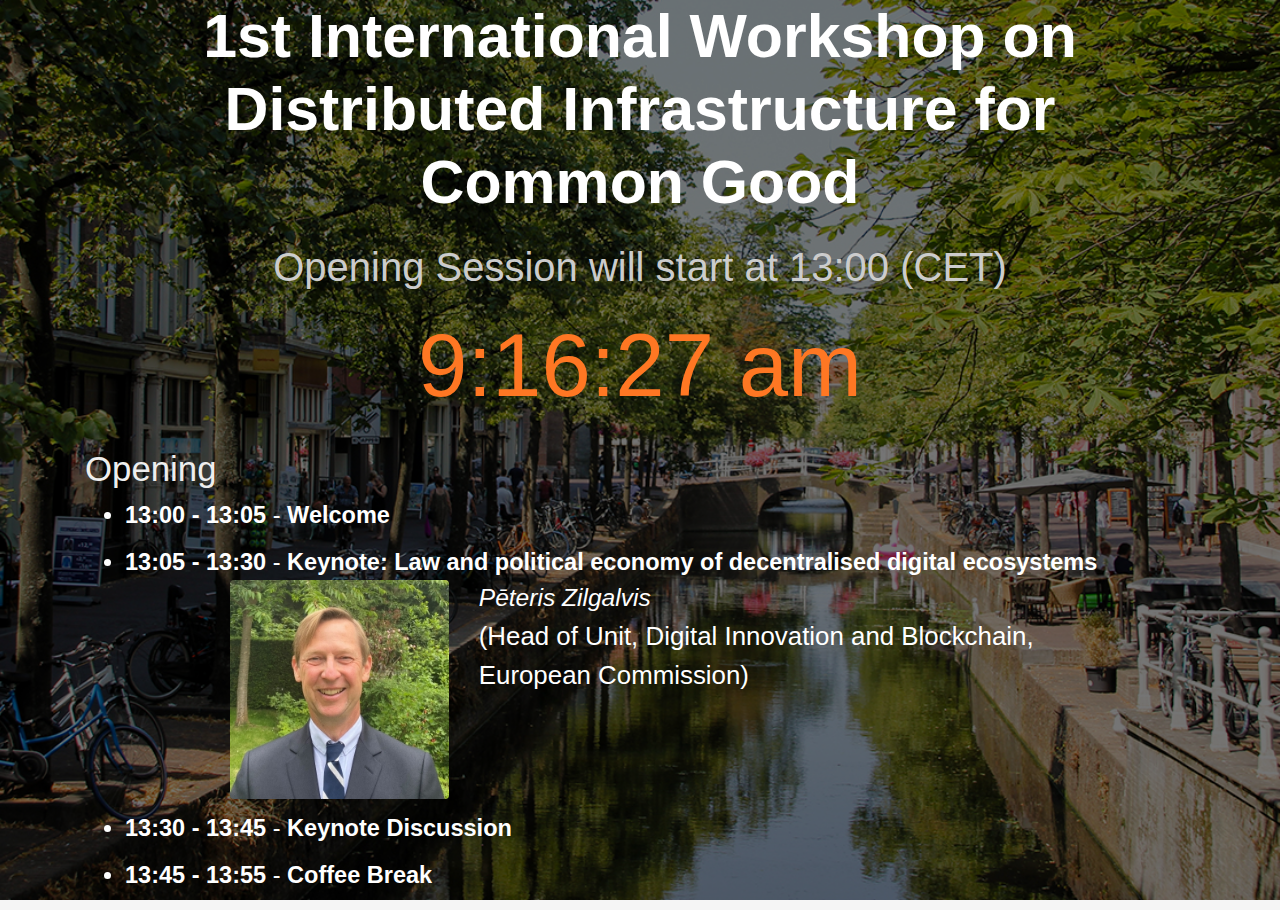
<file: openingsession.html>
<!DOCTYPE html>
<html lang="en">
<head>
  <meta charset="utf-8">
  <title>DICG 2020</title>
  <meta content="width=device-width, initial-scale=1.0" name="viewport">
  <meta content="" name="keywords">
  <meta content="" name="description">

  <!-- Favicons -->
  <link href="img/favicon.png" rel="icon">
  <link href="img/apple-touch-icon.png" rel="apple-touch-icon">

  <!-- Bootstrap CSS File -->
  <link href="lib/bootstrap/css/bootstrap.min.css" rel="stylesheet">

  <!-- Libraries CSS Files -->
  <link href="lib/font-awesome/css/font-awesome.min.css" rel="stylesheet">
  <link href="lib/animate/animate.min.css" rel="stylesheet">
  <link href="lib/ionicons/css/ionicons.min.css" rel="stylesheet">
  <link href="lib/owlcarousel/assets/owl.carousel.min.css" rel="stylesheet">
  <link href="lib/lightbox/css/lightbox.min.css" rel="stylesheet">

  <!-- Main Stylesheet File -->
  <link href="css/style.css" rel="stylesheet">

  <!-- =======================================================
    Theme Name: DevFolio
    Theme URL: https://bootstrapmade.com/devfolio-bootstrap-portfolio-html-template/
    Author: BootstrapMade.com
    License: https://bootstrapmade.com/license/
  ======================================================= -->
</head>

<body id="page-top">

  <!--/ Nav Star /-->
  <nav class="navbar navbar-b navbar-trans navbar-expand-md fixed-top" id="mainNav">
    <div class="container">
      <!-- <a class="navbar-brand js-scroll" href="#page-top">DICG 2020</a> -->
      <!-- <button class="navbar-toggler collapsed" type="button" data-toggle="collapse" data-target="#navbarDefault" -->
      <!--   aria-controls="navbarDefault" aria-expanded="false" aria-label="Toggle navigation"> -->
      <!--   <span></span> -->
      <!--   <span></span> -->
      <!--   <span></span> -->
      <!-- </button> -->
      <!-- <div class="navbar-collapse collapse justify-content-end" id="navbarDefault"> -->
      <!--   <ul class="navbar-nav"> -->
      <!--     <\!-- <li class="nav-item"> -\-> -->
      <!--     <\!--   <a class="nav-link js-scroll active" href="#home">Home</a> -\-> -->
      <!--     <\!-- </li> -\-> -->
      <!--     <li class="nav-item"> -->
      <!--       <a class="nav-link js-scroll" href="#about">About</a> -->
      <!--     </li> -->
      <!--     <li class="nav-item"> -->
      <!--       <a class="nav-link js-scroll" href="#call">Call for Papers</a> -->
      <!--     </li> -->
      <!-- 	  <li class="nav-item"> -->
      <!--       <a class="nav-link js-scroll" href="#program">Program</a> -->
      <!--     </li> -->
      <!-- 	  <li class="nav-item"> -->
      <!--       <a class="nav-link js-scroll" href="#attendance">Attendance</a> -->
      <!--     </li> -->
      <!--     <li class="nav-item"> -->
      <!--       <a class="nav-link js-scroll" href="#organization">Organization</a> -->
      <!--     </li> -->
      <!--   </ul> -->
      <!-- </div> -->
    </div>
  </nav>
  <!--/ Nav End /-->

  <!--/ Intro Skew Star /-->
  <div id="home" class="intro route bg-image" style="background-image: url(img/delft.jpg)">
    <div class="overlay-itro"></div>
    <div class="intro-content display-table">
      <div class="table-cell">
        <div class="container">
          <!--<p class="display-6 color-d">Hello, world!</p>-->	  
          <h1 class="intro-title-small mb-4">1st International Workshop on Distributed Infrastructure for Common Good</h1>
          <h1 class="intro-title-warning">Opening Session will start at 13:00 (CET)</h1>
	  <!-- <h6 class="intro-title">7-11 December 2019, Delft, The Netherlands</h6> -->
	  
	  <p class="clock">	<span id="clocktext" style="font-kerning:none"></span></p>

	  <div class="sessionsummary">
		  <h5 class="sessionhead">Opening</h5>
		  <ul class="paperlist">
		    <!-- <li class="chair">Session chair: Johan Pouwelse </li> -->
		    <li>
		      <b>13:00 - 13:05 </b> - 
		      <b>Welcome </b> <br/>		      
		    </li>
		    <li>
		      <b>13:05 - 13:30 </b> - 
		      <b>Keynote: Law and political economy of decentralised digital ecosystems </b> <br/>
      		      <div class="title">		


                  <div class="row">
                    <div class="col-sm-6 col-md-3">
                      <div class="about-img">
                        <img src="img/peteris_zilgalvis.jpg" class="img-fluid rounded b-shadow-a" alt=""/>
                      </div>
                    </div>
                    <div class="col-sm-6 col-md-8">
                      <div class="about-info">
			<p class="author">
			  Pēteris Zilgalvis <a class="aff"></a>
			</p>
			  <p>
(Head of Unit, Digital Innovation and Blockchain, European Commission)			  </p> 
                      </div>
                    </div>
                  </div>
		      </div>
		    </li>
		    <li>
		      <b>13:30 - 13:45 </b> - 
		      <b>Keynote Discussion </b> <br/>
		    </li>
		    <li>
		      <b>13:45 - 13:55 </b> - 
		      <b>Coffee Break </b> <br/>
		    </li>
		  </ul>

	  </div>
          <!-- <p class="intro-subtitle">Colocated with <a class="color-a" href="https://2020.middleware-conference.org/">Middleware 2020</a></p> -->
          <!-- <p class="pt-3"><a class="btn btn-primary btn js-scroll px-4" href="#about" role="button">Learn More</a></p> -->
        </div>
      </div>
    </div>
  </div>
  <!--/ Intro Skew End /-->
  



  <span id="clocktext" style="font-kerning:none"></span>
  
  <script>
    "use strict";
    
    var textElem = document.getElementById("clocktext");
    var targetWidth = 0.4;  // Proportion of full screen width
    var curFontSize = 20;  // Do not change
    
    function updateClock() {
	var d = new Date();
	var s = "";
	s += ((d.getHours() + 11) % 12 + 1) + ":";
	s += (10 > d.getMinutes() ? "0" : "") + d.getMinutes() + ":";
	s += (10 > d.getSeconds() ? "0" : "") + d.getSeconds() + "\u00A0";
	s += d.getHours() >= 12 ? "pm" : "am";
	textElem.textContent = s;
	setTimeout(updateClock, 1000 - d.getTime() % 1000 + 20);
    }
    
    function updateTextSize() {
	for (var i = 0; 3 > i; i++) {  // Iterate for better better convergence
	    curFontSize *= targetWidth / (textElem.offsetWidth / textElem.parentNode.offsetWidth);
	    textElem.style.fontSize = curFontSize + "pt";
	}
    }
    
    updateClock();
    updateTextSize();
    window.addEventListener("resize", updateTextSize);
  </script>


  <a href="#" class="back-to-top"><i class="fa fa-chevron-up"></i></a>
  <div id="preloader"></div>

  <!-- JavaScript Libraries -->
  <script src="lib/jquery/jquery.min.js"></script>
  <script src="lib/jquery/jquery-migrate.min.js"></script>
  <script src="lib/popper/popper.min.js"></script>
  <script src="lib/bootstrap/js/bootstrap.min.js"></script>
  <script src="lib/easing/easing.min.js"></script>
  <script src="lib/counterup/jquery.waypoints.min.js"></script>
  <script src="lib/counterup/jquery.counterup.js"></script>
  <script src="lib/owlcarousel/owl.carousel.min.js"></script>
  <script src="lib/lightbox/js/lightbox.min.js"></script>
  <script src="lib/typed/typed.min.js"></script>
  <!-- Contact Form JavaScript File -->
  <script src="contactform/contactform.js"></script>

  <!-- Template Main Javascript File -->
  <script src="js/main.js"></script>

</body>
</html>
</file>
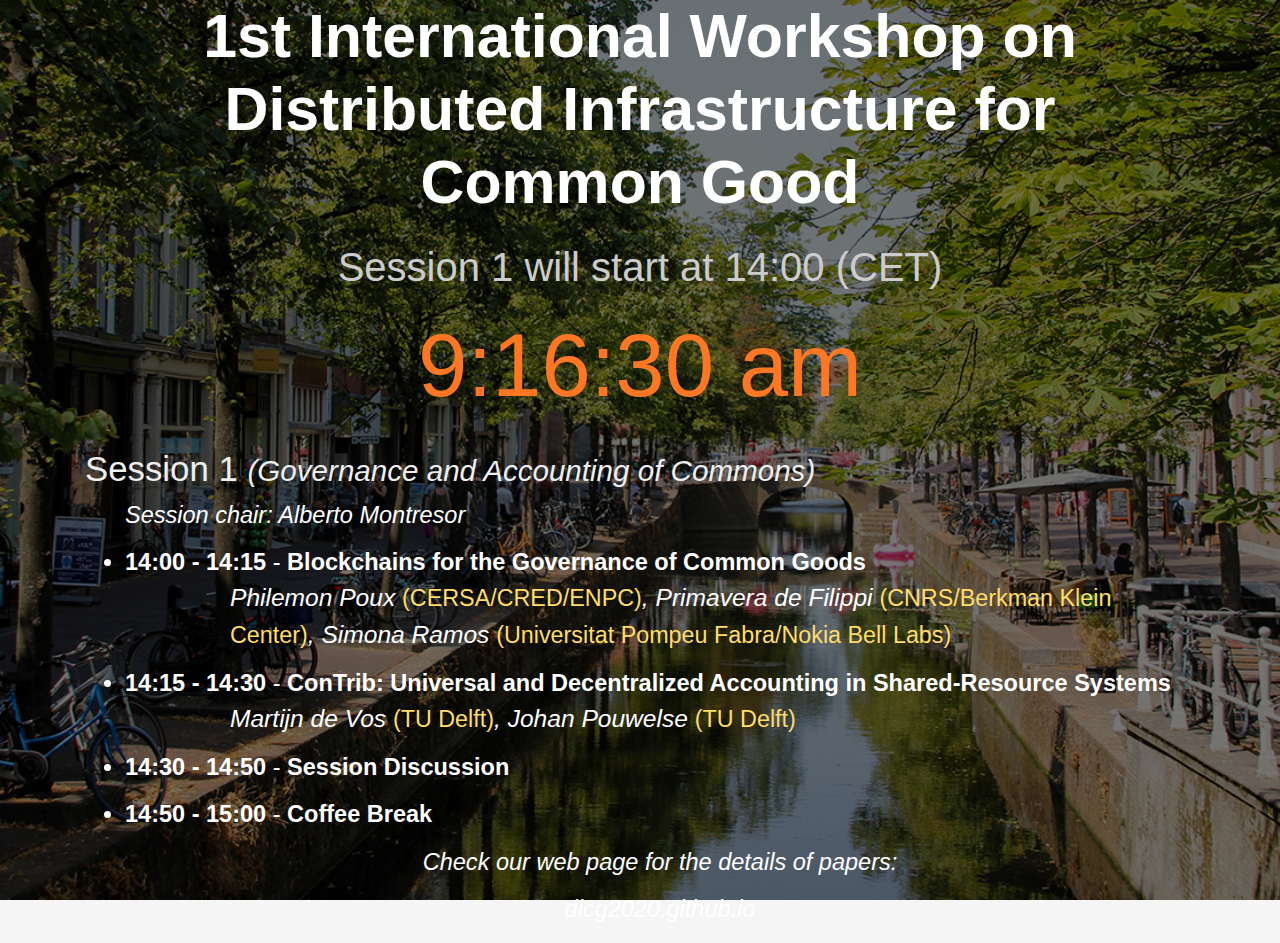
<file: session1.html>
<!DOCTYPE html>
<html lang="en">
<head>
  <meta charset="utf-8">
  <title>DICG 2020</title>
  <meta content="width=device-width, initial-scale=1.0" name="viewport">
  <meta content="" name="keywords">
  <meta content="" name="description">

  <!-- Favicons -->
  <link href="img/favicon.png" rel="icon">
  <link href="img/apple-touch-icon.png" rel="apple-touch-icon">

  <!-- Bootstrap CSS File -->
  <link href="lib/bootstrap/css/bootstrap.min.css" rel="stylesheet">

  <!-- Libraries CSS Files -->
  <link href="lib/font-awesome/css/font-awesome.min.css" rel="stylesheet">
  <link href="lib/animate/animate.min.css" rel="stylesheet">
  <link href="lib/ionicons/css/ionicons.min.css" rel="stylesheet">
  <link href="lib/owlcarousel/assets/owl.carousel.min.css" rel="stylesheet">
  <link href="lib/lightbox/css/lightbox.min.css" rel="stylesheet">

  <!-- Main Stylesheet File -->
  <link href="css/style.css" rel="stylesheet">

  <!-- =======================================================
    Theme Name: DevFolio
    Theme URL: https://bootstrapmade.com/devfolio-bootstrap-portfolio-html-template/
    Author: BootstrapMade.com
    License: https://bootstrapmade.com/license/
  ======================================================= -->
</head>

<body id="page-top">

  <!--/ Nav Star /-->
  <nav class="navbar navbar-b navbar-trans navbar-expand-md fixed-top" id="mainNav">
    <div class="container">
      <!-- <a class="navbar-brand js-scroll" href="#page-top">DICG 2020</a> -->
      <!-- <button class="navbar-toggler collapsed" type="button" data-toggle="collapse" data-target="#navbarDefault" -->
      <!--   aria-controls="navbarDefault" aria-expanded="false" aria-label="Toggle navigation"> -->
      <!--   <span></span> -->
      <!--   <span></span> -->
      <!--   <span></span> -->
      <!-- </button> -->
      <!-- <div class="navbar-collapse collapse justify-content-end" id="navbarDefault"> -->
      <!--   <ul class="navbar-nav"> -->
      <!--     <\!-- <li class="nav-item"> -\-> -->
      <!--     <\!--   <a class="nav-link js-scroll active" href="#home">Home</a> -\-> -->
      <!--     <\!-- </li> -\-> -->
      <!--     <li class="nav-item"> -->
      <!--       <a class="nav-link js-scroll" href="#about">About</a> -->
      <!--     </li> -->
      <!--     <li class="nav-item"> -->
      <!--       <a class="nav-link js-scroll" href="#call">Call for Papers</a> -->
      <!--     </li> -->
      <!-- 	  <li class="nav-item"> -->
      <!--       <a class="nav-link js-scroll" href="#program">Program</a> -->
      <!--     </li> -->
      <!-- 	  <li class="nav-item"> -->
      <!--       <a class="nav-link js-scroll" href="#attendance">Attendance</a> -->
      <!--     </li> -->
      <!--     <li class="nav-item"> -->
      <!--       <a class="nav-link js-scroll" href="#organization">Organization</a> -->
      <!--     </li> -->
      <!--   </ul> -->
      <!-- </div> -->
    </div>
  </nav>
  <!--/ Nav End /-->

  <!--/ Intro Skew Star /-->
  <div id="home" class="intro route bg-image" style="background-image: url(img/delft.jpg)">
    <div class="overlay-itro"></div>
    <div class="intro-content display-table">
      <div class="table-cell">
        <div class="container">
          <!--<p class="display-6 color-d">Hello, world!</p>-->	  
          <h1 class="intro-title-small mb-4">1st International Workshop on Distributed Infrastructure for Common Good</h1>
          <h1 class="intro-title-warning">Session 1 will start at 14:00 (CET)</h1>
	  <!-- <h6 class="intro-title">7-11 December 2019, Delft, The Netherlands</h6> -->
	  
	  <p class="clock">	<span id="clocktext" style="font-kerning:none"></span></p>

	  <div class="sessionsummary">
	    <h5 class="sessionhead">Session 1 <a>(Governance and Accounting of Commons)</a></h5>
	    <ul class="paperlist">
    	      <li class="chair">Session chair: Alberto Montresor</li>
	      <li>
		<b>14:00 - 14:15 </b> - 
		<b>Blockchains for the Governance of Common Goods</b>
      		<div class="title">
		  <p class="author">
		    Philemon Poux <a class="aff">(CERSA/CRED/ENPC)</a>,
		    Primavera de Filippi <a class="aff">(CNRS/Berkman Klein Center)</a>,
		    Simona Ramos <a class="aff">(Universitat Pompeu Fabra/Nokia Bell Labs)</a>
		  </p>
		</div>

	      </li>
	      <li>
		<b>14:15 - 14:30 </b> -
		<b>ConTrib: Universal and Decentralized Accounting in Shared-Resource Systems</b>
		<div class="title">
		  <p class="author">
		    Martijn de Vos  <a class="aff">(TU Delft)</a>, 
		    Johan Pouwelse  <a class="aff">(TU Delft)</a>
		  </p>
		  
		</div>
	      </li>
	      <li>
		<b>14:30 - 14:50 </b> - 
		<b>Session Discussion </b> <br/>
	      </li>
	      <li>
		<b>14:50 - 15:00 </b> - 
		<b>Coffee Break </b> <br/>
	      </li>
	      <li class="warnweb">Check our web page for the details of papers: </li>
	      <li class="warnweb">dicg2020.github.io</li>
	      
	    </ul>
	  </div>
          <!-- <p class="intro-subtitle">Colocated with <a class="color-a" href="https://2020.middleware-conference.org/">Middleware 2020</a></p> -->
          <!-- <p class="pt-3"><a class="btn btn-primary btn js-scroll px-4" href="#about" role="button">Learn More</a></p> -->
        </div>
      </div>
    </div>
  </div>
  <!--/ Intro Skew End /-->
   
  <span id="clocktext" style="font-kerning:none"></span>
  
  <script>
    "use strict";
    
    var textElem = document.getElementById("clocktext");
    var targetWidth = 0.4;  // Proportion of full screen width
    var curFontSize = 20;  // Do not change
    
    function updateClock() {
	var d = new Date();
	var s = "";
	s += ((d.getHours() + 11) % 12 + 1) + ":";
	s += (10 > d.getMinutes() ? "0" : "") + d.getMinutes() + ":";
	s += (10 > d.getSeconds() ? "0" : "") + d.getSeconds() + "\u00A0";
	s += d.getHours() >= 12 ? "pm" : "am";
	textElem.textContent = s;
	setTimeout(updateClock, 1000 - d.getTime() % 1000 + 20);
    }
    
    function updateTextSize() {
	for (var i = 0; 3 > i; i++) {  // Iterate for better better convergence
	    curFontSize *= targetWidth / (textElem.offsetWidth / textElem.parentNode.offsetWidth);
	    textElem.style.fontSize = curFontSize + "pt";
	}
    }
    
    updateClock();
    updateTextSize();
    window.addEventListener("resize", updateTextSize);
  </script>

  <a href="#" class="back-to-top"><i class="fa fa-chevron-up"></i></a>
  <div id="preloader"></div>


  
  <!-- JavaScript Libraries -->
  <script src="lib/jquery/jquery.min.js"></script>
  <script src="lib/jquery/jquery-migrate.min.js"></script>
  <script src="lib/popper/popper.min.js"></script>
  <script src="lib/bootstrap/js/bootstrap.min.js"></script>
  <script src="lib/easing/easing.min.js"></script>
  <script src="lib/counterup/jquery.waypoints.min.js"></script>
  <script src="lib/counterup/jquery.counterup.js"></script>
  <script src="lib/owlcarousel/owl.carousel.min.js"></script>
  <script src="lib/lightbox/js/lightbox.min.js"></script>
  <script src="lib/typed/typed.min.js"></script>
  <!-- Contact Form JavaScript File -->
  <script src="contactform/contactform.js"></script>

  <!-- Template Main Javascript File -->
  <script src="js/main.js"></script>

</body>
</html>
</file>
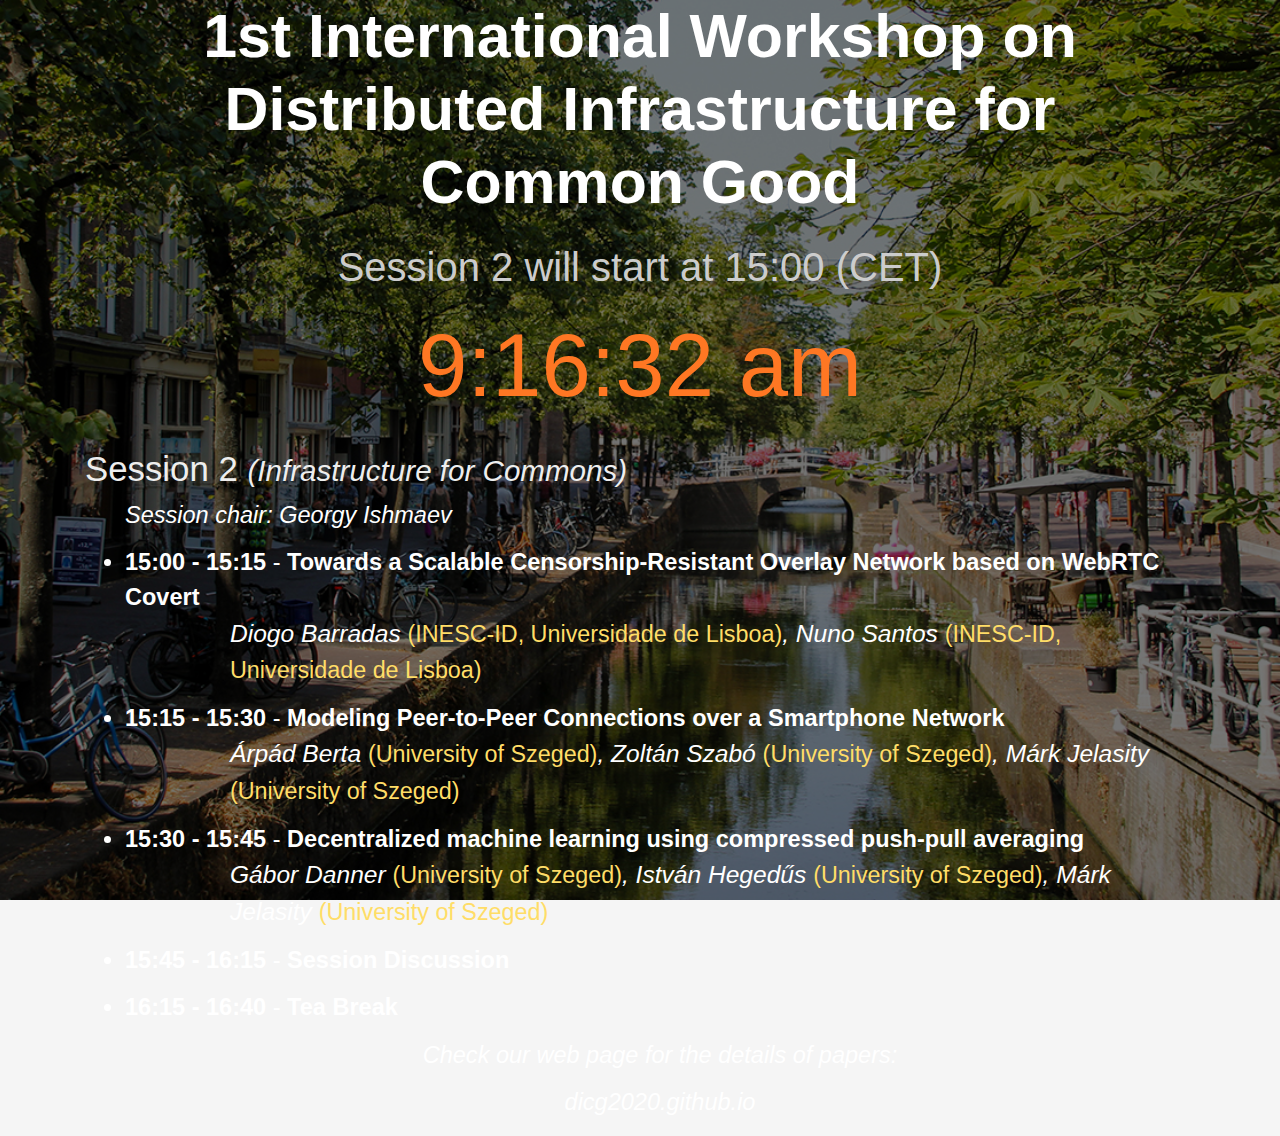
<file: session2.html>
<!DOCTYPE html>
<html lang="en">
<head>
  <meta charset="utf-8">
  <title>DICG 2020</title>
  <meta content="width=device-width, initial-scale=1.0" name="viewport">
  <meta content="" name="keywords">
  <meta content="" name="description">

  <!-- Favicons -->
  <link href="img/favicon.png" rel="icon">
  <link href="img/apple-touch-icon.png" rel="apple-touch-icon">

  <!-- Bootstrap CSS File -->
  <link href="lib/bootstrap/css/bootstrap.min.css" rel="stylesheet">

  <!-- Libraries CSS Files -->
  <link href="lib/font-awesome/css/font-awesome.min.css" rel="stylesheet">
  <link href="lib/animate/animate.min.css" rel="stylesheet">
  <link href="lib/ionicons/css/ionicons.min.css" rel="stylesheet">
  <link href="lib/owlcarousel/assets/owl.carousel.min.css" rel="stylesheet">
  <link href="lib/lightbox/css/lightbox.min.css" rel="stylesheet">

  <!-- Main Stylesheet File -->
  <link href="css/style.css" rel="stylesheet">

  <!-- =======================================================
    Theme Name: DevFolio
    Theme URL: https://bootstrapmade.com/devfolio-bootstrap-portfolio-html-template/
    Author: BootstrapMade.com
    License: https://bootstrapmade.com/license/
  ======================================================= -->
</head>

<body id="page-top">

  <!--/ Nav Star /-->
  <nav class="navbar navbar-b navbar-trans navbar-expand-md fixed-top" id="mainNav">
    <div class="container">
      <!-- <a class="navbar-brand js-scroll" href="#page-top">DICG 2020</a> -->
      <!-- <button class="navbar-toggler collapsed" type="button" data-toggle="collapse" data-target="#navbarDefault" -->
      <!--   aria-controls="navbarDefault" aria-expanded="false" aria-label="Toggle navigation"> -->
      <!--   <span></span> -->
      <!--   <span></span> -->
      <!--   <span></span> -->
      <!-- </button> -->
      <!-- <div class="navbar-collapse collapse justify-content-end" id="navbarDefault"> -->
      <!--   <ul class="navbar-nav"> -->
      <!--     <\!-- <li class="nav-item"> -\-> -->
      <!--     <\!--   <a class="nav-link js-scroll active" href="#home">Home</a> -\-> -->
      <!--     <\!-- </li> -\-> -->
      <!--     <li class="nav-item"> -->
      <!--       <a class="nav-link js-scroll" href="#about">About</a> -->
      <!--     </li> -->
      <!--     <li class="nav-item"> -->
      <!--       <a class="nav-link js-scroll" href="#call">Call for Papers</a> -->
      <!--     </li> -->
      <!-- 	  <li class="nav-item"> -->
      <!--       <a class="nav-link js-scroll" href="#program">Program</a> -->
      <!--     </li> -->
      <!-- 	  <li class="nav-item"> -->
      <!--       <a class="nav-link js-scroll" href="#attendance">Attendance</a> -->
      <!--     </li> -->
      <!--     <li class="nav-item"> -->
      <!--       <a class="nav-link js-scroll" href="#organization">Organization</a> -->
      <!--     </li> -->
      <!--   </ul> -->
      <!-- </div> -->
    </div>
  </nav>
  <!--/ Nav End /-->

  <!--/ Intro Skew Star /-->
  <div id="home" class="intro route bg-image" style="background-image: url(img/delft.jpg)">
    <div class="overlay-itro"></div>
    <div class="intro-content display-table">
      <div class="table-cell">
        <div class="container">
          <!--<p class="display-6 color-d">Hello, world!</p>-->	  
          <h1 class="intro-title-small mb-4">1st International Workshop on Distributed Infrastructure for Common Good</h1>
          <h1 class="intro-title-warning">Session 2 will start at 15:00 (CET)</h1>
	  <!-- <h6 class="intro-title">7-11 December 2019, Delft, The Netherlands</h6> -->
	  
	  <p class="clock">	<span id="clocktext" style="font-kerning:none"></span></p>

	  <div class="sessionsummary">
	    <h2 class="sessionhead">Session 2 <a>(Infrastructure for Commons)</a></h2>
	    <ul class="paperlist">
	      <li class="chair">Session chair: Georgy Ishmaev</li>
	      <li>
		<b>15:00 - 15:15 </b> -
		<b>Towards a Scalable Censorship-Resistant Overlay Network based on WebRTC Covert</b>
		<div class="title">
		  <p class="author">
		    Diogo Barradas <a class="aff">(INESC-ID, Universidade de Lisboa)</a>,
		    Nuno Santos <a class="aff">(INESC-ID, Universidade de Lisboa)</a>
		  </p>
		</div>

	      </li>
	      <li>
		<b>15:15 - 15:30 </b> -
		<b>Modeling Peer-to-Peer Connections over a Smartphone Network</b>
		<div class="title">
		  <p class="author">
		    Árpád Berta <a class="aff">(University of Szeged)</a>,
		    Zoltán Szabó <a class="aff">(University of Szeged)</a>,
		    Márk Jelasity <a class="aff">(University of Szeged)</a>
		  </p>
		</div>
	      </li>
	      <li>
		<b>15:30 - 15:45 </b> -
		<b>Decentralized machine learning using compressed push-pull averaging</b>
		<div class="title">
		  <p class="author">
		    Gábor Danner <a class="aff">(University of Szeged)</a>,
		    István Hegedűs <a class="aff">(University of Szeged)</a>,
		    Márk Jelasity <a class="aff">(University of Szeged)</a>
		  </p>
		</div>
	      </li>
	      <li>
		<b>15:45 - 16:15 </b> - 
		<b>Session Discussion </b> <br/>
	      </li>
	      <li>
		<b>16:15 - 16:40 </b> - 
		<b>Tea Break </b> <br/>
	      </li>
	      <li class="warnweb">Check our web page for the details of papers: </li>
	      <li class="warnweb">dicg2020.github.io</li>

	    </ul>
	  </div>
          <!-- <p class="intro-subtitle">Colocated with <a class="color-a" href="https://2020.middleware-conference.org/">Middleware 2020</a></p> -->
          <!-- <p class="pt-3"><a class="btn btn-primary btn js-scroll px-4" href="#about" role="button">Learn More</a></p> -->
        </div>
      </div>
    </div>
  </div>
  <!--/ Intro Skew End /-->
   

  <span id="clocktext" style="font-kerning:none"></span>
  
  <script>
    "use strict";
    
    var textElem = document.getElementById("clocktext");
    var targetWidth = 0.4;  // Proportion of full screen width
    var curFontSize = 20;  // Do not change
    
    function updateClock() {
	var d = new Date();
	var s = "";
	s += ((d.getHours() + 11) % 12 + 1) + ":";
	s += (10 > d.getMinutes() ? "0" : "") + d.getMinutes() + ":";
	s += (10 > d.getSeconds() ? "0" : "") + d.getSeconds() + "\u00A0";
	s += d.getHours() >= 12 ? "pm" : "am";
	textElem.textContent = s;
	setTimeout(updateClock, 1000 - d.getTime() % 1000 + 20);
    }
    
    function updateTextSize() {
	for (var i = 0; 3 > i; i++) {  // Iterate for better better convergence
	    curFontSize *= targetWidth / (textElem.offsetWidth / textElem.parentNode.offsetWidth);
	    textElem.style.fontSize = curFontSize + "pt";
	}
    }
    
    updateClock();
    updateTextSize();
    window.addEventListener("resize", updateTextSize);
  </script>


  <a href="#" class="back-to-top"><i class="fa fa-chevron-up"></i></a>
  <div id="preloader"></div>

  <!-- JavaScript Libraries -->
  <script src="lib/jquery/jquery.min.js"></script>
  <script src="lib/jquery/jquery-migrate.min.js"></script>
  <script src="lib/popper/popper.min.js"></script>
  <script src="lib/bootstrap/js/bootstrap.min.js"></script>
  <script src="lib/easing/easing.min.js"></script>
  <script src="lib/counterup/jquery.waypoints.min.js"></script>
  <script src="lib/counterup/jquery.counterup.js"></script>
  <script src="lib/owlcarousel/owl.carousel.min.js"></script>
  <script src="lib/lightbox/js/lightbox.min.js"></script>
  <script src="lib/typed/typed.min.js"></script>
  <!-- Contact Form JavaScript File -->
  <script src="contactform/contactform.js"></script>

  <!-- Template Main Javascript File -->
  <script src="js/main.js"></script>

</body>
</html>
</file>
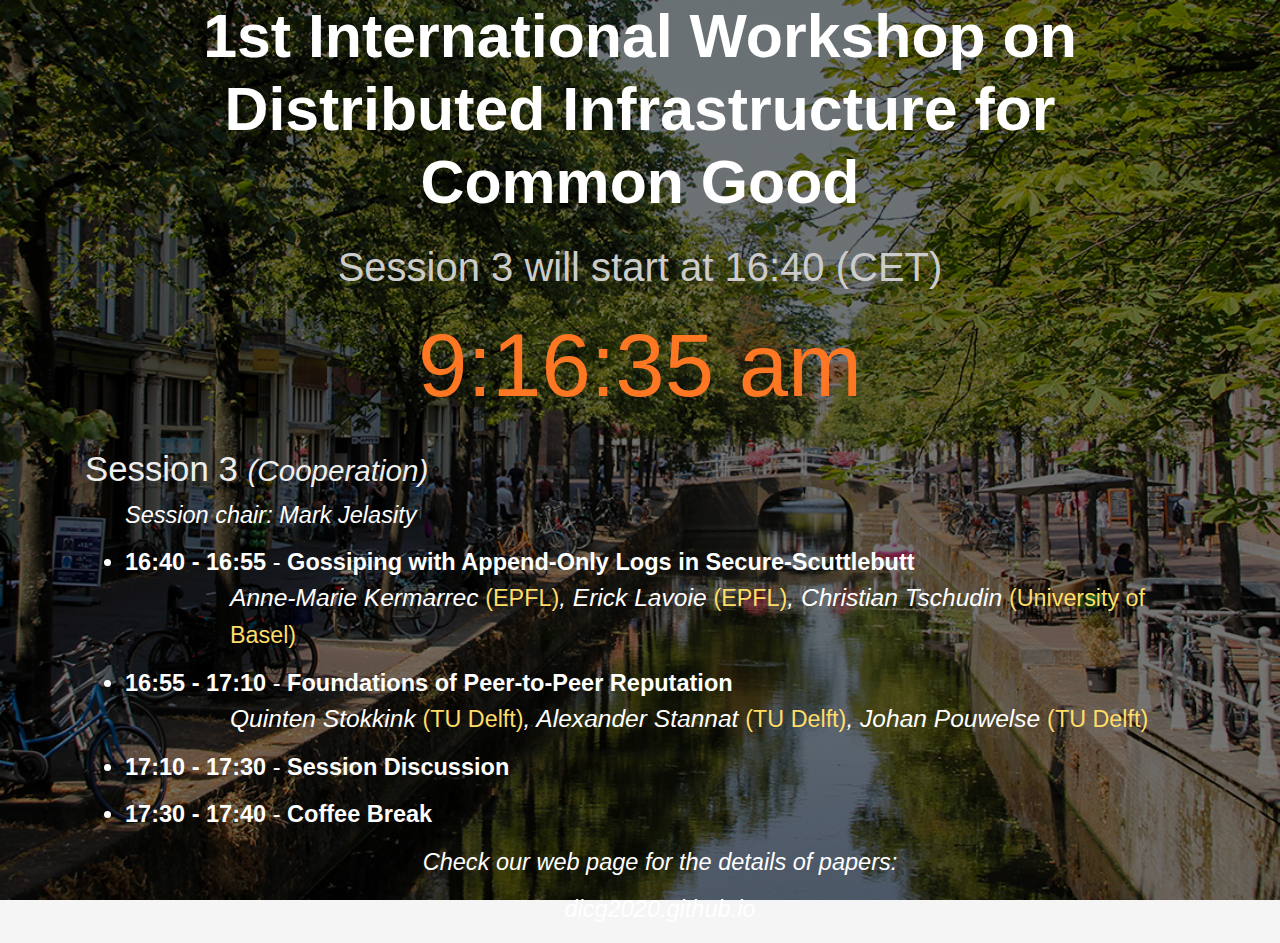
<file: session3.html>
<!DOCTYPE html>
<html lang="en">
<head>
  <meta charset="utf-8">
  <title>DICG 2020</title>
  <meta content="width=device-width, initial-scale=1.0" name="viewport">
  <meta content="" name="keywords">
  <meta content="" name="description">

  <!-- Favicons -->
  <link href="img/favicon.png" rel="icon">
  <link href="img/apple-touch-icon.png" rel="apple-touch-icon">

  <!-- Bootstrap CSS File -->
  <link href="lib/bootstrap/css/bootstrap.min.css" rel="stylesheet">

  <!-- Libraries CSS Files -->
  <link href="lib/font-awesome/css/font-awesome.min.css" rel="stylesheet">
  <link href="lib/animate/animate.min.css" rel="stylesheet">
  <link href="lib/ionicons/css/ionicons.min.css" rel="stylesheet">
  <link href="lib/owlcarousel/assets/owl.carousel.min.css" rel="stylesheet">
  <link href="lib/lightbox/css/lightbox.min.css" rel="stylesheet">

  <!-- Main Stylesheet File -->
  <link href="css/style.css" rel="stylesheet">

  <!-- =======================================================
    Theme Name: DevFolio
    Theme URL: https://bootstrapmade.com/devfolio-bootstrap-portfolio-html-template/
    Author: BootstrapMade.com
    License: https://bootstrapmade.com/license/
  ======================================================= -->
</head>

<body id="page-top">

  <!--/ Nav Star /-->
  <nav class="navbar navbar-b navbar-trans navbar-expand-md fixed-top" id="mainNav">
    <div class="container">
      <!-- <a class="navbar-brand js-scroll" href="#page-top">DICG 2020</a> -->
      <!-- <button class="navbar-toggler collapsed" type="button" data-toggle="collapse" data-target="#navbarDefault" -->
      <!--   aria-controls="navbarDefault" aria-expanded="false" aria-label="Toggle navigation"> -->
      <!--   <span></span> -->
      <!--   <span></span> -->
      <!--   <span></span> -->
      <!-- </button> -->
      <!-- <div class="navbar-collapse collapse justify-content-end" id="navbarDefault"> -->
      <!--   <ul class="navbar-nav"> -->
      <!--     <\!-- <li class="nav-item"> -\-> -->
      <!--     <\!--   <a class="nav-link js-scroll active" href="#home">Home</a> -\-> -->
      <!--     <\!-- </li> -\-> -->
      <!--     <li class="nav-item"> -->
      <!--       <a class="nav-link js-scroll" href="#about">About</a> -->
      <!--     </li> -->
      <!--     <li class="nav-item"> -->
      <!--       <a class="nav-link js-scroll" href="#call">Call for Papers</a> -->
      <!--     </li> -->
      <!-- 	  <li class="nav-item"> -->
      <!--       <a class="nav-link js-scroll" href="#program">Program</a> -->
      <!--     </li> -->
      <!-- 	  <li class="nav-item"> -->
      <!--       <a class="nav-link js-scroll" href="#attendance">Attendance</a> -->
      <!--     </li> -->
      <!--     <li class="nav-item"> -->
      <!--       <a class="nav-link js-scroll" href="#organization">Organization</a> -->
      <!--     </li> -->
      <!--   </ul> -->
      <!-- </div> -->
    </div>
  </nav>
  <!--/ Nav End /-->

  <!--/ Intro Skew Star /-->
  <div id="home" class="intro route bg-image" style="background-image: url(img/delft.jpg)">
    <div class="overlay-itro"></div>
    <div class="intro-content display-table">
      <div class="table-cell">
        <div class="container">
          <!--<p class="display-6 color-d">Hello, world!</p>-->	  
          <h1 class="intro-title-small mb-4">1st International Workshop on Distributed Infrastructure for Common Good</h1>
          <h1 class="intro-title-warning">Session 3 will start at 16:40 (CET)</h1>
	  <!-- <h6 class="intro-title">7-11 December 2019, Delft, The Netherlands</h6> -->
	  
	  <p class="clock">	<span id="clocktext" style="font-kerning:none"></span></p>

	  <div class="sessionsummary">
	    <h5 class="sessionhead">Session 3 <a>(Cooperation)</a></h5>
	    <ul class="paperlist">
	      <li class="chair">Session chair: Mark Jelasity</li>
	      <li>
		<b>16:40 - 16:55 </b> -
		<b>Gossiping with Append-Only Logs in Secure-Scuttlebutt</b>
		<div class="title">
		  <p class="author">
		    Anne-Marie Kermarrec <a class="aff">(EPFL)</a>,
		    Erick Lavoie <a class="aff">(EPFL)</a>,
		    Christian Tschudin <a class="aff">(University of Basel)</a>
		  </p>
		</div>
	      </li>
	      <li>
		<b>16:55 - 17:10 </b> -
		<b>Foundations of Peer-to-Peer Reputation</b>
		<div class="title">
		  <p class="author">
		    Quinten Stokkink  <a class="aff">(TU Delft)</a>, 
		    Alexander Stannat  <a class="aff">(TU Delft)</a>, 
		    Johan Pouwelse  <a class="aff">(TU Delft)</a>
		  </p>
		</div>
	      </li>
	      <li>
		<b>17:10 - 17:30 </b> - 
		<b>Session Discussion </b> <br/>
	      </li>
	      <li>
		<b>17:30 - 17:40 </b> - 
		<b>Coffee Break </b> <br/>
	      </li>
	      <li class="warnweb">Check our web page for the details of papers: </li>
	      <li class="warnweb">dicg2020.github.io</li>
	    </ul>
	  </div>
        </div>
      </div>
    </div>
  </div>
  <!--/ Intro Skew End /-->

    <span id="clocktext" style="font-kerning:none"></span>
  
  <script>
    "use strict";
    
    var textElem = document.getElementById("clocktext");
    var targetWidth = 0.4;  // Proportion of full screen width
    var curFontSize = 20;  // Do not change
    
    function updateClock() {
	var d = new Date();
	var s = "";
	s += ((d.getHours() + 11) % 12 + 1) + ":";
	s += (10 > d.getMinutes() ? "0" : "") + d.getMinutes() + ":";
	s += (10 > d.getSeconds() ? "0" : "") + d.getSeconds() + "\u00A0";
	s += d.getHours() >= 12 ? "pm" : "am";
	textElem.textContent = s;
	setTimeout(updateClock, 1000 - d.getTime() % 1000 + 20);
    }
    
    function updateTextSize() {
	for (var i = 0; 3 > i; i++) {  // Iterate for better better convergence
	    curFontSize *= targetWidth / (textElem.offsetWidth / textElem.parentNode.offsetWidth);
	    textElem.style.fontSize = curFontSize + "pt";
	}
    }
    
    updateClock();
    updateTextSize();
    window.addEventListener("resize", updateTextSize);
  </script>

  <a href="#" class="back-to-top"><i class="fa fa-chevron-up"></i></a>
  <div id="preloader"></div>

  <!-- JavaScript Libraries -->
  <script src="lib/jquery/jquery.min.js"></script>
  <script src="lib/jquery/jquery-migrate.min.js"></script>
  <script src="lib/popper/popper.min.js"></script>
  <script src="lib/bootstrap/js/bootstrap.min.js"></script>
  <script src="lib/easing/easing.min.js"></script>
  <script src="lib/counterup/jquery.waypoints.min.js"></script>
  <script src="lib/counterup/jquery.counterup.js"></script>
  <script src="lib/owlcarousel/owl.carousel.min.js"></script>
  <script src="lib/lightbox/js/lightbox.min.js"></script>
  <script src="lib/typed/typed.min.js"></script>
  <!-- Contact Form JavaScript File -->
  <script src="contactform/contactform.js"></script>

  <!-- Template Main Javascript File -->
  <script src="js/main.js"></script>

</body>
</html>
</file>
<file: css/style.css>
/*
  Theme Name: DevFolio
  Theme URL: https://bootstrapmade.com/devfolio-bootstrap-portfolio-html-template/
  Author: BootstrapMade.com
  License: https://bootstrapmade.com/license/
*/

/*======================================
//--//-->   STYLES GENERALES
======================================*/

body {
  background-color: #f5f5f5;
  color: #4e4e4e;
}

h1,
h2,
h3,
h4,
h5,
h6 {
  color: #1e1e1e;
}

a {
  color: #1e1e1e;
  transition: all 0.5s ease-in-out;
}

a:hover {
  color: #0078ff;
  text-decoration: none;
  transition: all 0.5s ease-in-out;
}

.p-r {
  position: relative;
}

.color-a {
  color: #0078ff;
}

.color-d {
  color: #f5f5f5;
}

.color-text-a {
  color: #4e4e4e;
}

.box-shadow,
.paralax-mf,
.service-box,
.work-box,
.card-blog {
  box-shadow: 0 13px 8px -10px rgba(0, 0, 0, 0.1);
}

.box-shadow-a,
.button:hover {
  box-shadow: 0 0 0 4px #cde1f8;
}

.display-5 {
  font-size: 2.5rem;
  font-weight: 300;
  line-height: 1.1;
}

.display-6 {
  font-size: 2rem;
  font-weight: 300;
  line-height: 1.1;
}

.avatar {
  width: 32px;
  height: 32px;
  margin-right: 4px;
  overflow: hidden;
}

.bg-image {
  background-repeat: no-repeat;
  background-attachment: fixed;
  background-size: cover;
  background-position: center center;
}

.overlay-mf {
  background-color: #0078ff;
}

.overlay-mf {
  position: absolute;
  top: 0;
  left: 0px;
  padding: 0;
  height: 100%;
  width: 100%;
  opacity: .7;
}

.paralax-mf {
  position: relative;
  padding: 8rem 0;
}

.display-table {
  width: 100%;
  height: 100%;
  display: table;
}

.table-cell {
  display: table-cell;
  vertical-align: middle;
}

/*--/ Sections /--*/

.sect-4 {
  padding: 4rem 0;
}

.sect-pt4 {
  padding-top: 4rem;
}

.sect-mt4 {
  margin-top: 4rem;
}

/*--/ Title s /--*/

.title-s {
  font-weight: 600;
  color: #1e1e1e;
  font-size: 1.1rem;
}

/*--/ Title A /--*/

.title-box {
  margin-bottom: 4rem;
}

.title-a {
  font-size: 3rem;
  font-weight: bold;
  text-transform: uppercase;
}

.subtitle-a {
  color: #4e4e4e;
}

.line-mf {
  width: 40px;
  height: 5px;
  background-color: #0078ff;
  margin: 0 auto;
}

/*--/ Title Left /--*/

.title-box-2 {
  margin-bottom: 3rem;
}

.title-left {
  font-size: 2rem;
  position: relative;
}

.title-left:before {
  content: '';
  position: absolute;
  height: 3px;
  background-color: #0078ff;
  width: 100px;
  bottom: -12px;
}

/*------/ Box /------*/

.box-pl2 {
  padding-left: 2rem;
}

.box-shadow-full {
  padding: 3rem 1.25rem;
  position: relative;
  background-color: #fff;
  margin-bottom: 3rem;
  z-index: 2;
  box-shadow: 0 1px 1px 0 rgba(0, 0, 0, 0.06), 0 2px 5px 0 rgba(0, 0, 0, 0.2);
}

/*------/ Socials /------*/

.socials {
  padding: 1.5rem 0;
}

.socials ul li {
  display: inline-block;
}

.socials .ico-circle {
  height: 40px;
  width: 40px;
  font-size: 1.7rem;
  border-radius: 50%;
  line-height: 1.4;
  margin: 0 15px 0 0;
  box-shadow: 0 0 0 3px #0078ff;
  transition: all 500ms ease;
}

.socials .ico-circle:hover {
  background-color: #0078ff;
  color: #fff;
  box-shadow: 0 0 0 3px #cde1f8;
  transition: all 500ms ease;
}

/*------/ Ul resect /------*/

.ul-resect,
.socials ul,
.list-ico,
.blog-wrapper .post-meta ul,
.box-comments .list-comments,
.widget-sidebar .list-sidebar,
.widget-tags ul {
  list-style: none;
  padding-left: 0;
  margin-bottom: 0;
}

.list-ico {
  line-height: 2;
}

.list-ico span {
  color: #0078ff;
  margin-right: 10px;
}

/*------/ Ico Circle /------*/

.ico-circle {
  height: 100px;
  width: 100px;
  font-size: 2rem;
  border-radius: 50%;
  line-height: 1.55;
  margin: 0 auto;
  text-align: center;
  box-shadow: 0 0 0 10px #0078ff;
  display: block;
}

/*------/ Owl Carousel /------*/

.owl-theme .owl-dots {
  text-align: center;
  margin-top: 18px;
}

.owl-theme .owl-dots .owl-dot {
  display: inline-block;
}

.owl-theme .owl-dots .owl-dot span {
  width: 18px;
  height: 7px;
  margin: 5px 5px;
  background: #cde1f8;
  border: 0px solid #cde1f8;
  display: block;
  transition: all 0.6s ease-in-out;
  cursor: pointer;
}

.owl-theme .owl-dots .owl-dot:hover span {
  background-color: #cde1f8;
}

.owl-theme .owl-dots .owl-dot.active span {
  background-color: #1B1B1B;
  width: 25px;
}

/*--/ Scrolltop s /--*/

.scrolltop-mf {
  position: relative;
  display: none;
}

.scrolltop-mf span {
  z-index: 999;
  position: fixed;
  width: 42px;
  height: 42px;
  background-color: #0078ff;
  opacity: .7;
  font-size: 1.6rem;
  line-height: 1.5;
  text-align: center;
  color: #fff;
  top: auto;
  left: auto;
  right: 30px;
  bottom: 50px;
  cursor: pointer;
  border-radius: 50%;
}

/* Back to top button */

.back-to-top {
  position: fixed;
  display: none;
  background: #0078ff;
  color: #fff;
  width: 44px;
  height: 44px;
  text-align: center;
  line-height: 1;
  font-size: 16px;
  border-radius: 50%;
  right: 15px;
  bottom: 15px;
  transition: background 0.5s;
  z-index: 11;
}

.back-to-top i {
  padding-top: 12px;
  color: #fff;
}

/* Prelaoder */

#preloader {
  position: fixed;
  top: 0;
  left: 0;
  right: 0;
  bottom: 0;
  z-index: 9999;
  overflow: hidden;
  background: #fff;
}

#preloader:before {
  content: "";
  position: fixed;
  top: calc(50% - 30px);
  left: calc(50% - 30px);
  border: 6px solid #f2f2f2;
  border-top: 6px solid #0078ff;
  border-radius: 50%;
  width: 60px;
  height: 60px;
  -webkit-animation: animate-preloader 1s linear infinite;
  animation: animate-preloader 1s linear infinite;
}

@-webkit-keyframes animate-preloader {
  0% {
    -webkit-transform: rotate(0deg);
    transform: rotate(0deg);
  }

  100% {
    -webkit-transform: rotate(360deg);
    transform: rotate(360deg);
  }
}

@keyframes animate-preloader {
  0% {
    -webkit-transform: rotate(0deg);
    transform: rotate(0deg);
  }

  100% {
    -webkit-transform: rotate(360deg);
    transform: rotate(360deg);
  }
}

/*======================================
//--//-->   NAVBAR
======================================*/

.navbar-b {
  transition: all .5s ease-in-out;
  background-color: transparent;
  padding-top: 1.563rem;
  padding-bottom: 1.563rem;
}

.navbar-b.navbar-reduce {
  box-shadow: 0px 6px 9px 0px rgba(0, 0, 0, 0.06);
}

.navbar-b.navbar-trans .nav-item,
.navbar-b.navbar-reduce .nav-item {
  position: relative;
  padding-right: 10px;
  padding-left: 0;
}

.navbar-b.navbar-trans .nav-link,
.navbar-b.navbar-reduce .nav-link {
  color: #fff;
  text-transform: uppercase;
  font-weight: 600;
}

.navbar-b.navbar-trans .nav-link:before,
.navbar-b.navbar-reduce .nav-link:before {
  content: '';
  position: absolute;
  margin-left: 0px;
  width: 0%;
  bottom: 0;
  left: 0;
  height: 2px;
  transition: all 500ms ease;
}

.navbar-b.navbar-trans .nav-link:hover,
.navbar-b.navbar-reduce .nav-link:hover {
  color: #1B1B1B;
}

.navbar-b.navbar-trans .nav-link:hover:before,
.navbar-b.navbar-reduce .nav-link:hover:before {
  width: 35px;
}

.navbar-b.navbar-trans .show > .nav-link:before,
.navbar-b.navbar-trans .active > .nav-link:before,
.navbar-b.navbar-trans .nav-link.show:before,
.navbar-b.navbar-trans .nav-link.active:before,
.navbar-b.navbar-reduce .show > .nav-link:before,
.navbar-b.navbar-reduce .active > .nav-link:before,
.navbar-b.navbar-reduce .nav-link.show:before,
.navbar-b.navbar-reduce .nav-link.active:before {
  width: 35px;
}

.navbar-b.navbar-trans .nav-link:before {
  background-color: #fff;
}

.navbar-b.navbar-trans .nav-link:hover {
  color: #fff;
}

.navbar-b.navbar-trans .show > .nav-link,
.navbar-b.navbar-trans .active > .nav-link,
.navbar-b.navbar-trans .nav-link.show,
.navbar-b.navbar-trans .nav-link.active {
  color: #fff;
}

.navbar-b.navbar-reduce {
  transition: all .5s ease-in-out;
  background-color: #fff;
  padding-top: 15px;
  padding-bottom: 15px;
}

.navbar-b.navbar-reduce .nav-link {
  color: #0078ff;
}

.navbar-b.navbar-reduce .nav-link:before {
  background-color: #0078ff;
}

.navbar-b.navbar-reduce .nav-link:hover {
  color: #0078ff;
}

.navbar-b.navbar-reduce .show > .nav-link,
.navbar-b.navbar-reduce .active > .nav-link,
.navbar-b.navbar-reduce .nav-link.show,
.navbar-b.navbar-reduce .nav-link.active {
  color: #0078ff;
}

.navbar-b.navbar-reduce .navbar-brand {
  color: #0078ff;
}

.navbar-b.navbar-reduce .navbar-toggler span {
  background-color: #1B1B1B;
}

.navbar-b .navbar-brand {
  color: #fff;
  font-size: 1.6rem;
  font-weight: 600;
}

.navbar-b .navbar-nav .dropdown-item.show .dropdown-menu,
.navbar-b .dropdown.show .dropdown-menu,
.navbar-b .dropdown-btn.show .dropdown-menu {
  -webkit-transform: translate3d(0px, 0px, 0px);
  transform: translate3d(0px, 0px, 0px);
  visibility: visible !important;
}

.navbar-b .dropdown-menu {
  margin: 1.12rem 0 0;
  border-radius: 0;
}

.navbar-b .dropdown-menu .dropdown-item {
  padding: .7rem 1.7rem;
  transition: all 500ms ease;
}

.navbar-b .dropdown-menu .dropdown-item:hover {
  background-color: #0078ff;
  color: #fff;
  transition: all 500ms ease;
}

.navbar-b .dropdown-menu .dropdown-item.active {
  background-color: #0078ff;
}

/*--/ Hamburger Navbar /--*/

.navbar-toggler {
  position: relative;
}

.navbar-toggler:focus,
.navbar-toggler:active {
  outline: 0;
}

.navbar-toggler span {
  display: block;
  background-color: #fff;
  height: 3px;
  width: 25px;
  margin-top: 4px;
  margin-bottom: 4px;
  -webkit-transform: rotate(0deg);
  transform: rotate(0deg);
  left: 0;
  opacity: 1;
}

.navbar-toggler span:nth-child(1),
.navbar-toggler span:nth-child(3) {
  transition: -webkit-transform .35s ease-in-out;
  transition: transform .35s ease-in-out;
  transition: transform .35s ease-in-out, -webkit-transform .35s ease-in-out;
}

.navbar-toggler:not(.collapsed) span:nth-child(1) {
  position: absolute;
  left: 12px;
  top: 10px;
  -webkit-transform: rotate(135deg);
  transform: rotate(135deg);
  opacity: 0.9;
}

.navbar-toggler:not(.collapsed) span:nth-child(2) {
  height: 12px;
  visibility: hidden;
  background-color: transparent;
}

.navbar-toggler:not(.collapsed) span:nth-child(3) {
  position: absolute;
  left: 12px;
  top: 10px;
  -webkit-transform: rotate(-135deg);
  transform: rotate(-135deg);
  opacity: 0.9;
}

/*======================================
//--//-->   INTRO
======================================*/

.intro {
  height: 100vh;
  position: relative;
  color: #fff;
}

.intro .intro-content {
  text-align: center;
  position: absolute;
}

.intro .overlay-itro {
  background-color: rgba(0, 0, 0, 0.6);
  position: absolute;
  top: 0;
  left: 0px;
  padding: 0;
  height: 100%;
  width: 100%;
  opacity: .9;
}

.intro .intro-title {
  color: #fff;
  font-weight: 600;
  font-size: 3rem;
}

.intro .intro-subtitle {
  font-size: 1.5rem;
  font-weight: 300;
}


.intro .text-slider-items {
  display: none;
}

.intro-single {
  height: 350px;
}

.intro-single .intro-content {
  margin-top: 30px;
}

.intro-single .intro-title {
  text-transform: uppercase;
  font-size: 3rem;
}

.intro-single .breadcrumb {
  background-color: transparent;
  color: #0078ff;
}

.intro-single .breadcrumb .breadcrumb-item:before {
  color: #cde1f8;
}

.intro-single .breadcrumb .breadcrumb-item.active {
  color: #cde1f8;
}

.intro-single .breadcrumb a {
  color: #fff;
}

/*======================================
//--//-->   ABOUT
======================================*/

.about-mf .box-shadow-full {
  padding-top: 4rem;
  padding-bottom: 4rem;
}

.about-mf .about-img {
  margin-bottom: 2rem;
}

.about-mf .about-img img {
  margin-left: 10px;
}

.skill-mf span {
  color: #4e4e4e;
}

.skill-mf .progress {
  background-color: #cde1f8;
  margin: .5rem 0 1.2rem 0;
  border-radius: 0;
  height: .7rem;
}

.skill-mf .progress .progress-bar {
  height: .7rem;
  background-color: #0078ff;
}

/*======================================
//--//-->   SERVICES
======================================*/

.service-box {
  background-color: #fff;
  padding: 2.5rem 1.3rem;
  border-radius: 1rem;
  margin-bottom: 3rem;
}

.service-box:hover .ico-circle {
  transition: all 500ms ease;
  color: #fff;
  background-color: #0078ff;
  box-shadow: 0 0 0 10px #cde1f8;
}

.service-box .service-ico {
  margin-bottom: 1rem;
  color: #1e1e1e;
}

.service-box .ico-circle {
  transition: all 500ms ease;
  font-size: 4rem;
}

.service-box .s-title {
  font-size: 1.4rem;
  text-transform: uppercase;
  text-align: center;
  padding: .4rem 0;
}

.service-box .s-description {
  color: #4e4e4e;
}

/*======================================
//--//-->   COUNTER
======================================*/

.counter-box {
  color: #fff;
  text-align: center;
}

.counter-ico {
  margin-bottom: 1rem;
}

.counter-ico .ico-circle {
  height: 60px;
  width: 60px;
  line-height: 1.8;
  box-shadow: 0 0 0 10px #cde1f8;
}

.counter-num .counter {
  font-size: 2rem;
  margin-bottom: 0;
}

/*======================================
//--//-->   PORTFOLIO
======================================*/

.work-box {
  margin-bottom: 3rem;
  -webkit-backface-visibility: hidden;
  backface-visibility: hidden;
  background-color: #fff;
}

.work-box:hover img {
  -webkit-transform: scale(1.3);
  transform: scale(1.3);
}

.work-img {
  display: block;
  overflow: hidden;
}

.work-img img {
  transition: all 1s;
}

.work-content {
  padding: 2rem 3% 1rem 4%;
}

.work-content .w-more {
  color: #4e4e4e;
  font-size: .8rem;
}

.work-content .w-more .w-ctegory {
  color: #0078ff;
}

.work-content .w-like {
  font-size: 2.5rem;
  color: #0078ff;
  float: right;
}

.work-content .w-like a {
  color: #0078ff;
}

.work-content .w-like .num-like {
  font-size: .7rem;
}

.w-title {
  font-size: 1.2rem;
}

/*======================================
//--//-->   TESTIMONIALS
======================================*/

.testimonials .owl-carousel .owl-item img {
  width: auto;
}

.testimonial-box {
  color: #fff;
  text-align: center;
}

.testimonial-box .author-test {
  margin-top: 1rem;
}

.testimonial-box .author-test img {
  margin: 0 auto;
}

.testimonial-box .author {
  color: #fff;
  text-transform: uppercase;
  font-weight: 600;
  margin: 1rem 0;
  display: block;
  font-size: 1.4rem;
}

.testimonial-box .comit {
  font-size: 2rem;
  color: #0078ff;
  background-color: #fff;
  width: 52px;
  height: 52px;
  display: block;
  margin: 0 auto;
  border-radius: 50%;
  line-height: 1.6;
}

/*======================================
//--//-->   BLOG
======================================*/

.card-blog .card-body {
  position: relative;
}

.card-blog .card-category-box {
  position: absolute;
  text-align: center;
  top: -16px;
  left: 15px;
  right: 15px;
  line-height: 25px;
  overflow: hidden;
}

.card-blog .card-category {
  display: inline-block;
  color: #fff;
  padding: 0 15px 5px;
  overflow: hidden;
  background-color: #0078ff;
  border-radius: 4px;
}

.card-blog .card-category .category {
  color: #fff;
  display: inline-block;
  text-transform: uppercase;
  font-size: .7rem;
  letter-spacing: .1px;
  margin-bottom: 0;
}

.card-blog .card-title {
  font-size: 1.3rem;
  margin-top: .6rem;
}

.card-blog .card-description {
  color: #4e4e4e;
}

.card-blog .post-author {
  display: inline-block;
}

.card-blog .post-date {
  color: #4e4e4e;
  display: inline-block;
  float: right;
}

/*======================================
//--//-->   BLOG-SINGLE
======================================*/

.post-box,
.form-comments,
.box-comments,
.widget-sidebar {
  padding: 2rem;
  background-color: #fff;
  margin-bottom: 3rem;
}

.blog-wrapper .article-title {
  font-size: 1.5rem;
}

.blog-wrapper .post-meta {
  margin: 1rem 0;
}

.blog-wrapper .post-meta ul {
  border-left: 4px solid #0078ff;
  margin-top: 1rem;
}

.blog-wrapper .post-meta ul li {
  display: inline-block;
  margin-left: 15px;
}

.blog-wrapper .post-meta ul a {
  color: #0078ff;
}

.blog-wrapper .post-meta ul span {
  color: #1e1e1e;
}

.blog-wrapper .blockquote {
  border-left: 4px solid #0078ff;
  padding: 18px;
  font-style: italic;
}

/*------/ Comments /------*/

.box-comments .list-comments li {
  padding-bottom: 40px;
}

.box-comments .list-comments .comment-avatar {
  display: table-cell;
  vertical-align: top;
}

.box-comments .list-comments .comment-avatar img {
  width: 80px;
  height: 80px;
}

.box-comments .list-comments .comment-author {
  font-size: 1.3rem;
}

.box-comments .list-comments .comment-details {
  display: table-cell;
  vertical-align: top;
  padding-left: 25px;
}

.box-comments .list-comments a {
  color: #0078ff;
}

.box-comments .list-comments span {
  color: #1e1e1e;
  font-style: italic;
}

.box-comments .comment-children {
  margin-left: 40px;
}

/*------/ Sidebar /------*/

.widget-sidebar .sidebar-title {
  font-size: 1.6rem;
  font-weight: 600;
  border-left: 5px solid #0078ff;
  padding-left: 15px;
  text-transform: uppercase;
  margin-bottom: 1.5rem;
}

.widget-sidebar .list-sidebar li {
  position: relative;
  padding: 6px 0 6px 24px;
}

.widget-sidebar .list-sidebar li:before {
  position: absolute;
  content: "";
  width: 10px;
  height: 1px;
  left: 0;
  background-color: #0078ff;
  top: 20px;
}

.sidebar-search input {
  background-color: #fff;
  border-radius: 0;
  transition: all 0.5s ease-in-out;
}

.sidebar-search .btn-search {
  background-color: #0078ff;
  border-color: #0078ff;
  border-radius: 0;
  padding-left: 20px;
  padding-right: 20px;
}

.widget-tags ul li {
  display: inline-block;
  background-color: #0078ff;
  padding: .2rem .6rem;
  margin-bottom: .5rem;
  border-radius: 15px;
}

.widget-tags ul li a {
  color: #fff;
}

/*======================================
//--//-->   CONTACT
======================================*/

.footer-paralax {
  padding: 4rem 0 0 0;
}

.contact-mf {
  margin-top: 4rem;
}

/*======================================
//--//-->   FOOTER
======================================*/

footer {
  text-align: center;
  color: #fff;
  padding-bottom: 4rem;
}

footer .copyright {
  margin-bottom: .3rem;
}

footer .credits {
  margin-bottom: 0;
}

footer .credits a {
  color: #fff;
}

/*======================================
//--//-->   CONtaCT FORM
======================================*/

#sendmessage {
  color: #0078ff;
  border: 1px solid #0078ff;
  display: none;
  text-align: center;
  padding: 15px;
  font-weight: 600;
  margin-bottom: 15px;
}

#errormessage {
  color: red;
  display: none;
  border: 1px solid red;
  text-align: center;
  padding: 15px;
  font-weight: 600;
  margin-bottom: 15px;
}

#sendmessage.show,
#errormessage.show,
.show {
  display: block;
}

.validation {
  color: red;
  display: none;
  margin: 0 0 20px;
  font-weight: 400;
  font-size: 13px;
}

/*======================================
//--//-->   BUTTON
======================================*/

.button {
  display: inline-block;
  padding: .3rem .6rem;
  text-align: center;
  vertical-align: middle;
  -webkit-user-select: none;
  -moz-user-select: none;
  -ms-user-select: none;
  user-select: none;
  font-size: 1rem;
  border-radius: .3rem;
  border: 1px solid transparent;
  transition: all 500ms ease;
  cursor: pointer;
}

.button:focus {
  outline: 0;
}

.button:hover {
  background-color: #0062d3;
  color: #fff;
  transition: all 500ms ease;
}

.button-a {
  background-color: #0078ff;
  color: #fff;
  border-color: #cde1f8;
}

.button-big {
  padding: .9rem 2.3rem;
  font-size: 1.2rem;
}

.button-rouded {
  border-radius: 5rem;
}

.btn-lg {
  padding: .5rem 1rem;
  font-size: 1.25rem;
  line-height: 1.5;
  border-radius: .3rem;
}

@media (min-width: 577px) {
  .counter-box {
    margin-bottom: 1.8rem;
  }
}

@media (min-width: 767px) {
  .about-mf .box-pl2 {
    margin-top: 3rem;
    padding-left: 0rem;
  }

  .card-blog {
    margin-bottom: 3rem;
  }

  .contact-mf .box-pl2 {
    margin-top: 3rem;
    padding-left: 0rem;
  }
}

@media (min-width: 768px) {
  .box-shadow-full {
    padding: 3rem;
  }

  .navbar-b.navbar-trans .nav-item,
  .navbar-b.navbar-reduce .nav-item {
    padding-left: 10px;
  }

  .navbar-b.navbar-trans .nav-link:before,
  .navbar-b.navbar-reduce .nav-link:before {
    margin-left: 18px;
  }

  .intro .intro-title {
    font-size: 4.5rem;
  }

  .intro .intro-subtitle {
    font-size: 2.5rem;
  }

  .intro-single .intro-title {
    font-size: 3.5rem;
  }

  .testimonial-box .description {
    padding: 0 5rem;
  }

  .post-box,
  .form-comments,
  .box-comments,
  .widget-sidebar {
    padding: 3rem;
  }

  .blog-wrapper .article-title {
    font-size: 1.9rem;
  }

  .box-comments .list-comments .comment-author {
    font-size: 1.5rem;
  }
}

@media (min-width: 992px) {
  .testimonial-box .description {
    padding: 0 8rem;
  }
}

@media (min-width: 1200px) {
  .testimonial-box .description {
    padding: 0 13rem;
  }
}

@media (max-width: 1024px) {
  .bg-image {
    background-attachment: scroll;
  }
}

@media (max-width: 768px) {
  .back-to-top {
    bottom: 15px;
  }
}

.paperlist li{
    margin-bottom: 12px;
    font-size: 98%;
}

.session{
    font-size: 50%;
}

.title{
    margin-left: 105px;
    font-size: 110%;
}

.title .author{
    font-style: italic;
    /* margin-left: 4px; */
    margin-bottom: 0px;
    font-size: 95%;
}

.title .author .aff{
    color: #007723;
    font-style: normal;
    font-size: 95%;
}


.title details summary{
    color: #0078ff;
    font-size: 90%;
}

.title details summary a{
    color: #0078ff;
}

.title details p{
    margin-left: 14px;
    font-size: 90%;
}

.title details p iframe{
    margin-top: 10px;
}

.sessionhead{
    font-style: bold;
}

.sessionhead a{
    font-style: italic;
    font-size: 85%;
}

.chair{
    list-style-type:none;
    font-style: italic;
}

.chair aff{
    color: #007723;
    font-style: normal;    
}


.intro .sessionsummary{
    text-align: left;
    font-size: 150%
}

.intro .clock{
    font-size: 35%;
    color: #ff7723;
}


.intro .intro-title-small {
  color: #fff;
  font-weight: 600;
  font-size: 3.8rem;
}

.intro .intro-title-warning{
  color: #ccc;
  font-weight: 50
  font-size: 2.0rem;
}


.sessionsummary .author .aff{
    color: #ffdd67;
    font-style: normal;
    font-size: 95%;
}

.sessionsummary .sessionhead{
    color:#eee;
    font-style: bold;
    font-size: 145%;
}

.sessionsummary .sessionhead a{
    font-style: italic;
    font-size: 85%;
}

.warnweb{
    list-style-type:none;
    font-style: italic;
    text-align: center
}

.title .preprint{    
    margin-left: 14px;
    font-size: 90%;
    content: "\2023";
}
</file>
